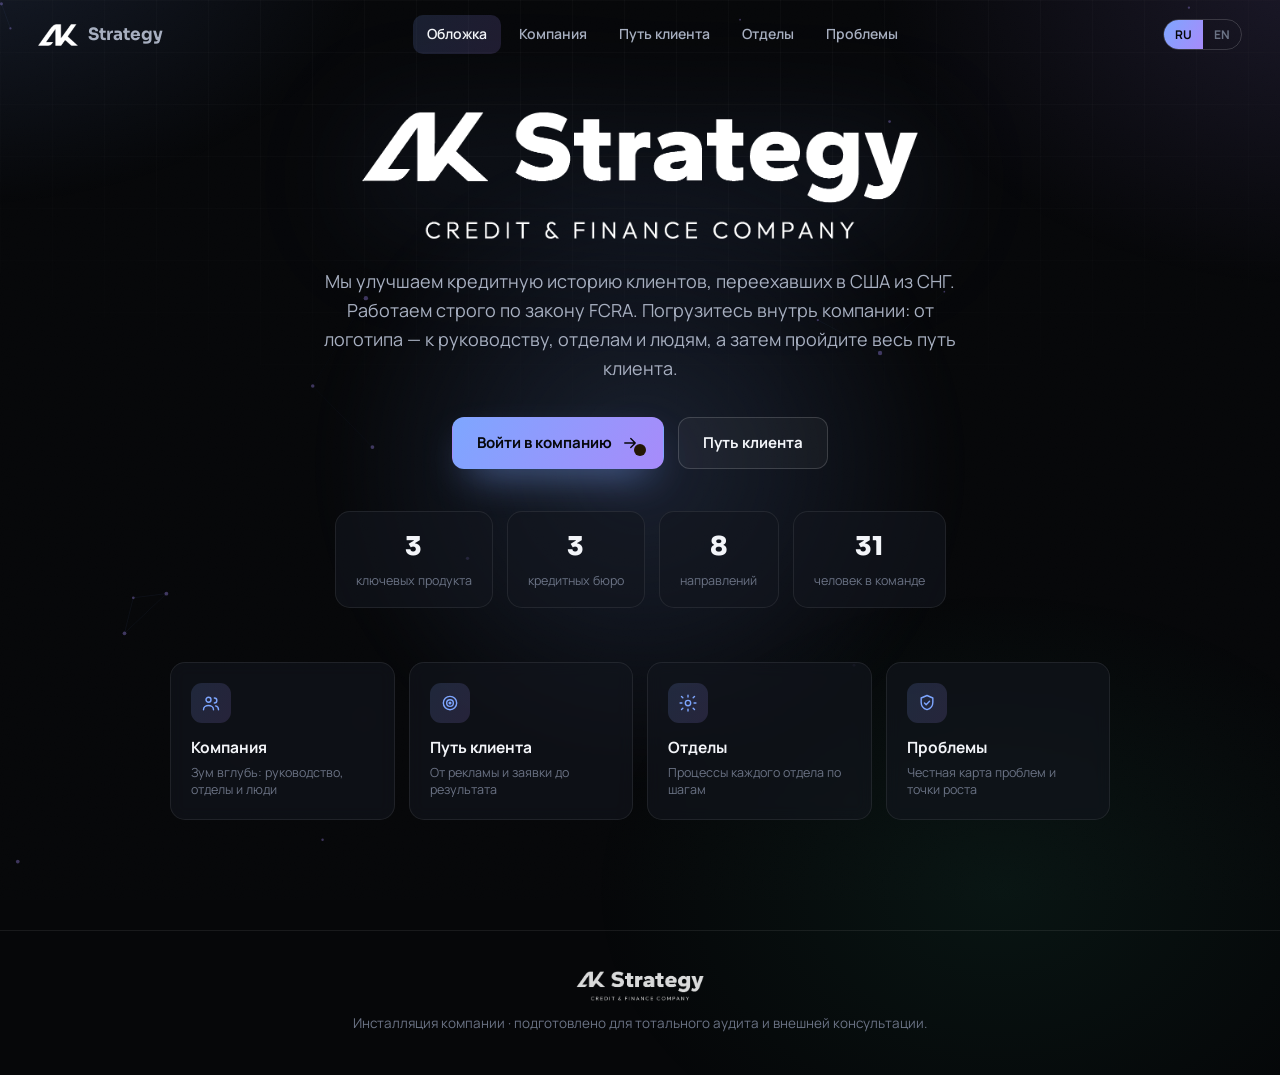
<file: index.html>
<!DOCTYPE html>
<html lang="ru">
<head>
  <meta charset="UTF-8" />
  <meta name="viewport" content="width=device-width, initial-scale=1.0" />
  <title>AK Strategy — Company Installation</title>
  <meta name="description" content="AK Strategy — погружение внутрь компании: руководство, отделы, путь клиента, проблемы и точки роста." />
  <link rel="icon" href="assets/img/logo-mark-white.png" />
  <link rel="preconnect" href="https://fonts.googleapis.com" />
  <link rel="preconnect" href="https://fonts.gstatic.com" crossorigin />
  <link href="https://fonts.googleapis.com/css2?family=Manrope:wght@400;500;600;700;800&family=Sora:wght@600;700;800&family=JetBrains+Mono:wght@400;600&display=swap" rel="stylesheet" />
  <link rel="stylesheet" href="assets/css/styles.css" />
</head>
<body>
  <main>
    <section class="cover">
      <div class="cover__glow"></div>
      <img src="assets/img/logo-primary-white.png" alt="AK Strategy" class="cover__logo" />
      <p class="cover__lead" id="covLead"></p>
      <div class="cover__actions">
        <a href="company.html" class="btn btn--primary" id="covEnter"></a>
        <a href="journey.html" class="btn btn--ghost" id="covJourney"></a>
      </div>
      <div class="cover-stats" id="covStats"></div>
      <div class="cover-nav" id="covNav"></div>
    </section>
  </main>

  <script src="assets/js/icons.js"></script>
  <script src="assets/js/data.js"></script>
  <script src="assets/js/shell.js"></script>
  <script src="assets/js/home.js"></script>
</body>
</html>
</file>
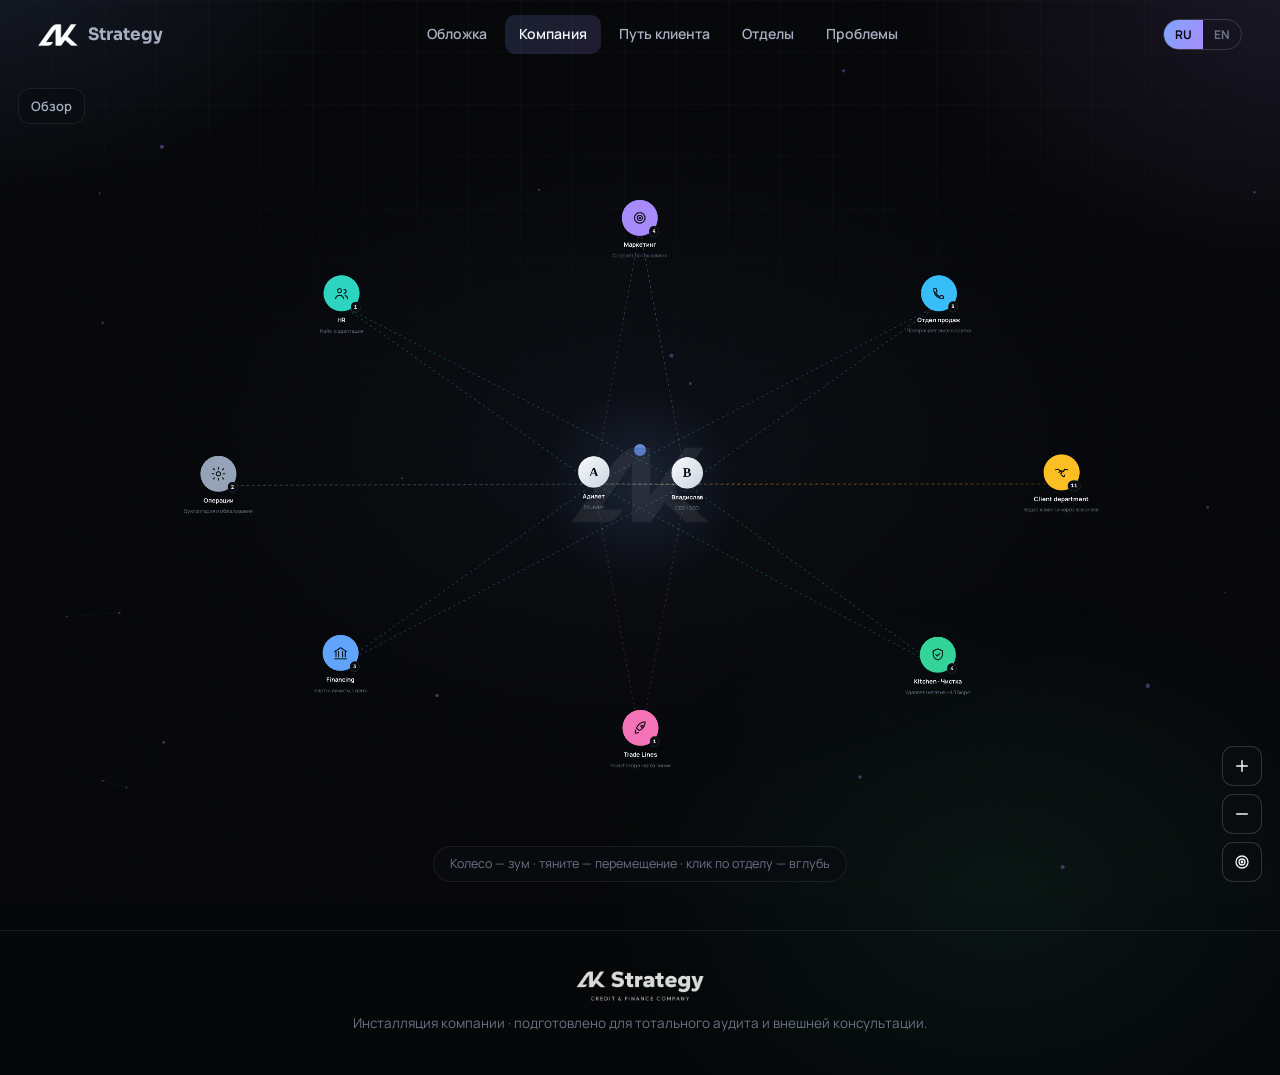
<file: company.html>
<!DOCTYPE html>
<html lang="ru">
<head>
  <meta charset="UTF-8" />
  <meta name="viewport" content="width=device-width, initial-scale=1.0" />
  <title>AK Strategy — Company Explorer</title>
  <link rel="icon" href="assets/img/logo-mark-white.png" />
  <link rel="preconnect" href="https://fonts.googleapis.com" />
  <link rel="preconnect" href="https://fonts.gstatic.com" crossorigin />
  <link href="https://fonts.googleapis.com/css2?family=Manrope:wght@400;500;600;700;800&family=Sora:wght@600;700;800&family=JetBrains+Mono:wght@400;600&display=swap" rel="stylesheet" />
  <link rel="stylesheet" href="assets/css/styles.css" />
</head>
<body>
  <section class="explorer" id="explorer">
    <div class="exp-hud">
      <div class="crumbs" id="crumbs"></div>
    </div>

    <div class="exp-viewport" id="viewport">
      <div class="exp-world" id="world">
        <svg class="exp-links" id="links"></svg>
        <img src="assets/img/logo-mark-white.png" class="exp-watermark" id="watermark" alt="" />
      </div>
    </div>

    <div class="exp-hint" id="expHint"></div>

    <div class="exp-zoom">
      <button id="zoomIn" aria-label="Zoom in"></button>
      <button id="zoomOut" aria-label="Zoom out"></button>
      <button id="zoomReset" aria-label="Reset"></button>
    </div>

    <aside class="dossier" id="dossier"></aside>
  </section>

  <div class="modal-back" id="modalBack">
    <div class="modal" id="modal"></div>
  </div>

  <script src="assets/js/icons.js"></script>
  <script src="assets/js/data.js"></script>
  <script src="assets/js/shell.js"></script>
  <script src="assets/js/company.js"></script>
</body>
</html>
</file>
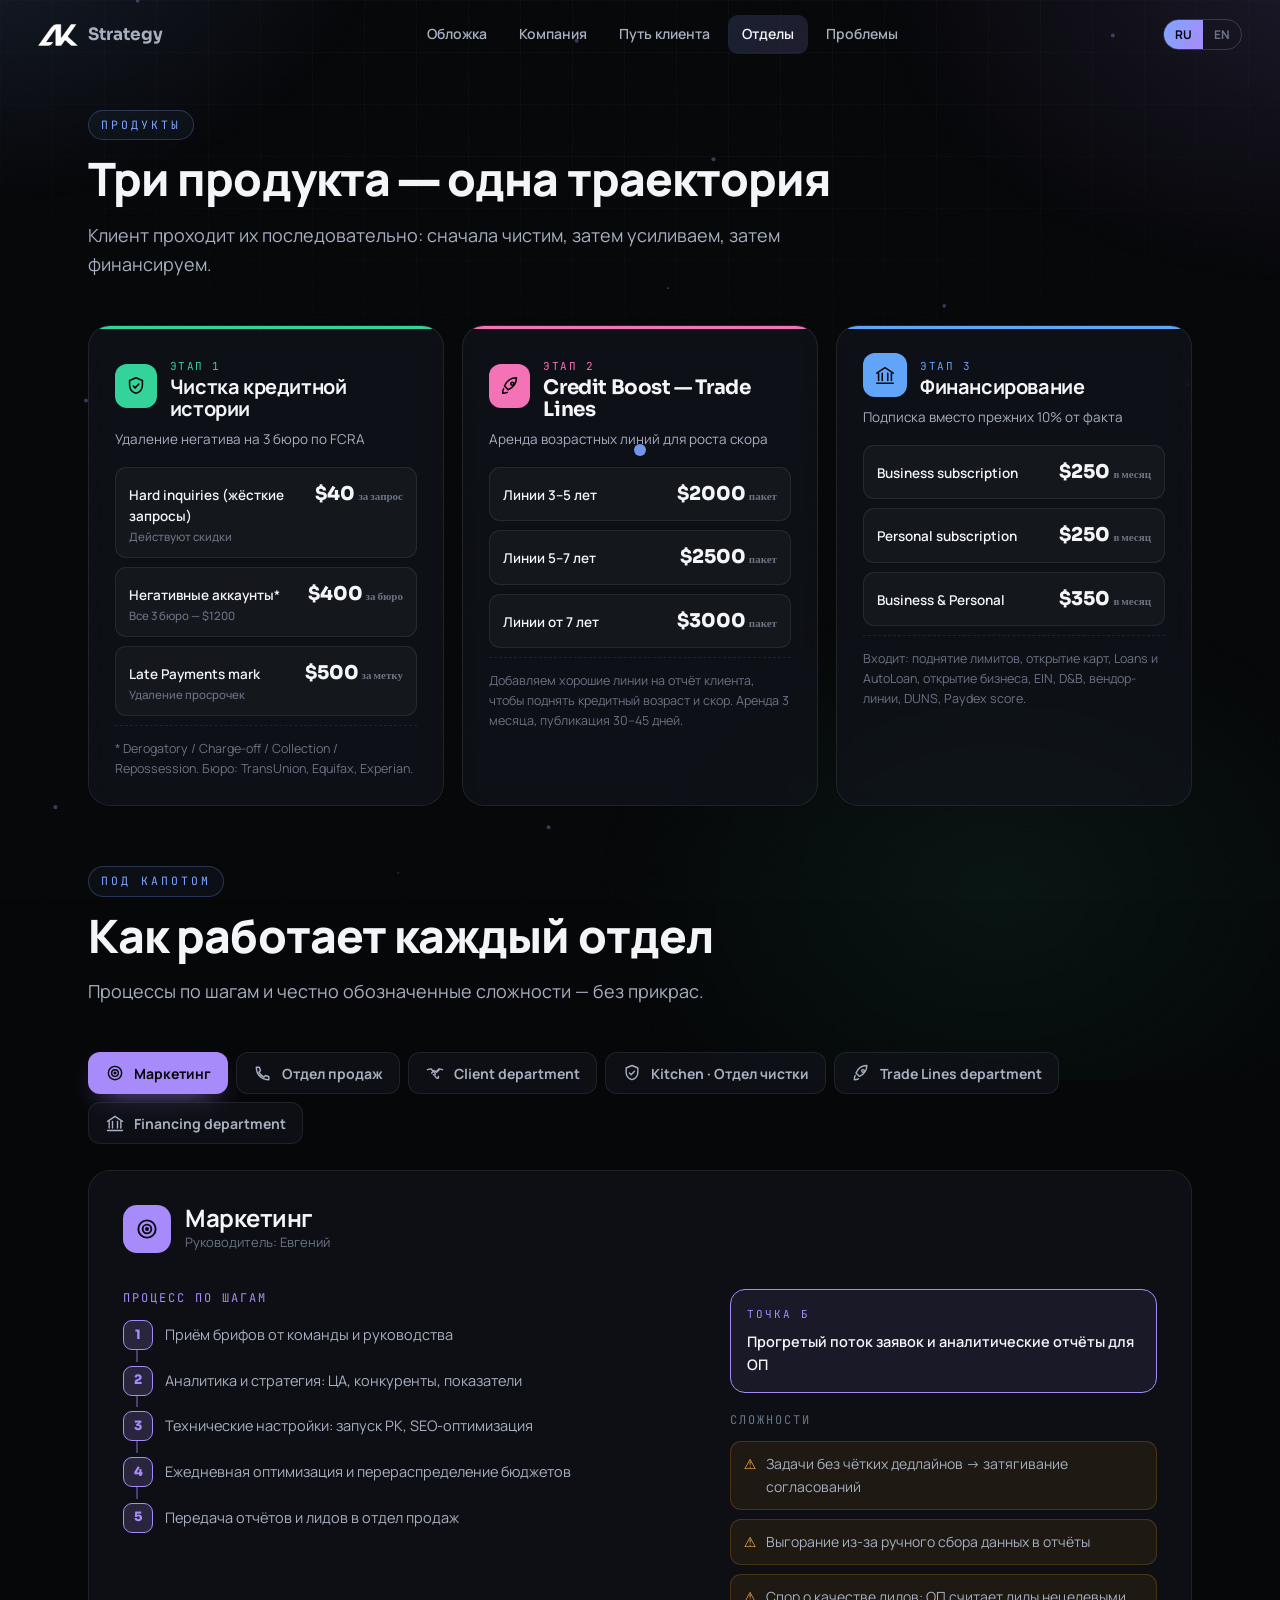
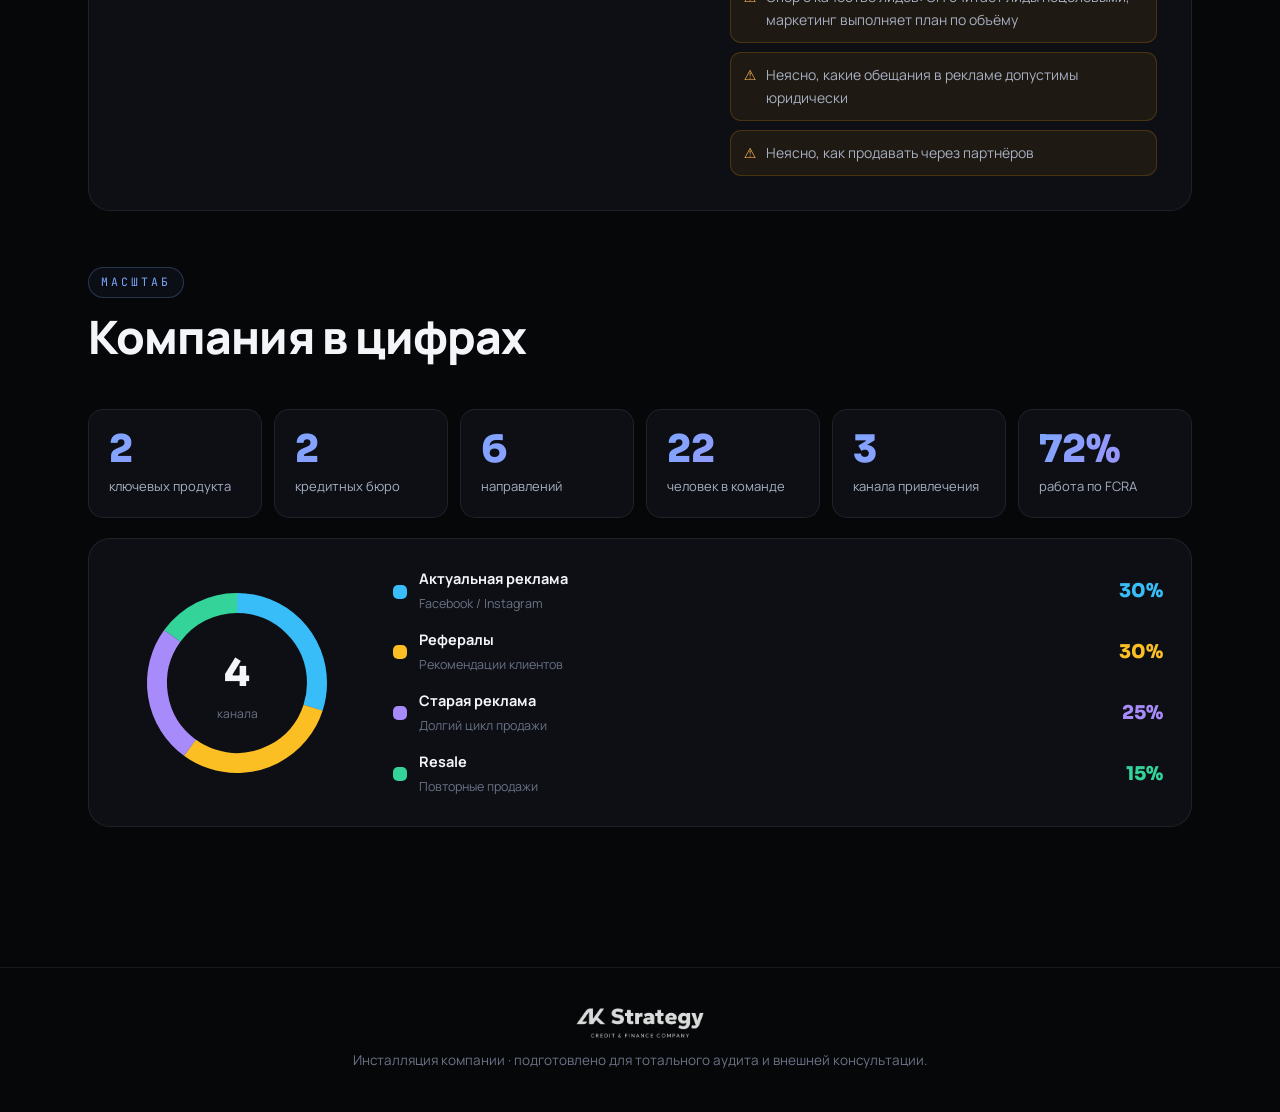
<file: departments.html>
<!DOCTYPE html>
<html lang="ru">
<head>
  <meta charset="UTF-8" />
  <meta name="viewport" content="width=device-width, initial-scale=1.0" />
  <title>AK Strategy — Departments & Products</title>
  <link rel="icon" href="assets/img/logo-mark-white.png" />
  <link rel="preconnect" href="https://fonts.googleapis.com" />
  <link rel="preconnect" href="https://fonts.gstatic.com" crossorigin />
  <link href="https://fonts.googleapis.com/css2?family=Manrope:wght@400;500;600;700;800&family=Sora:wght@600;700;800&family=JetBrains+Mono:wght@400;600&display=swap" rel="stylesheet" />
  <link rel="stylesheet" href="assets/css/styles.css" />
</head>
<body>
  <main>
    <section class="section page-top">
      <div class="section__head reveal">
        <div class="eyebrow" id="pEyebrow">Products</div>
        <h2 class="section__title" id="pTitle"></h2>
        <p class="section__sub" id="pSub"></p>
      </div>
      <div class="product-grid" id="productGrid"></div>

      <div class="section__head reveal" style="margin-top:24px">
        <div class="eyebrow" id="dEyebrow">Departments</div>
        <h2 class="section__title" id="dTitle"></h2>
        <p class="section__sub" id="dSub"></p>
      </div>
      <div class="dept-tabs reveal" id="deptTabs"></div>
      <div class="dept-body reveal" id="deptBody"></div>

      <div class="section__head reveal" style="margin-top:56px">
        <div class="eyebrow" id="nEyebrow">Scale</div>
        <h2 class="section__title" id="nTitle"></h2>
      </div>
      <div class="stat-grid reveal" id="statGrid"></div>
      <div class="sources reveal">
        <div class="sources__chart"><svg viewBox="0 0 210 210" id="donut" class="donut"></svg>
          <div class="sources__center"><b>4</b><span id="srcCenter"></span></div>
        </div>
        <div class="sources__legend" id="srcLegend"></div>
      </div>
    </section>
  </main>

  <script src="assets/js/icons.js"></script>
  <script src="assets/js/data.js"></script>
  <script src="assets/js/shell.js"></script>
  <script src="assets/js/departments.js"></script>
</body>
</html>
</file>
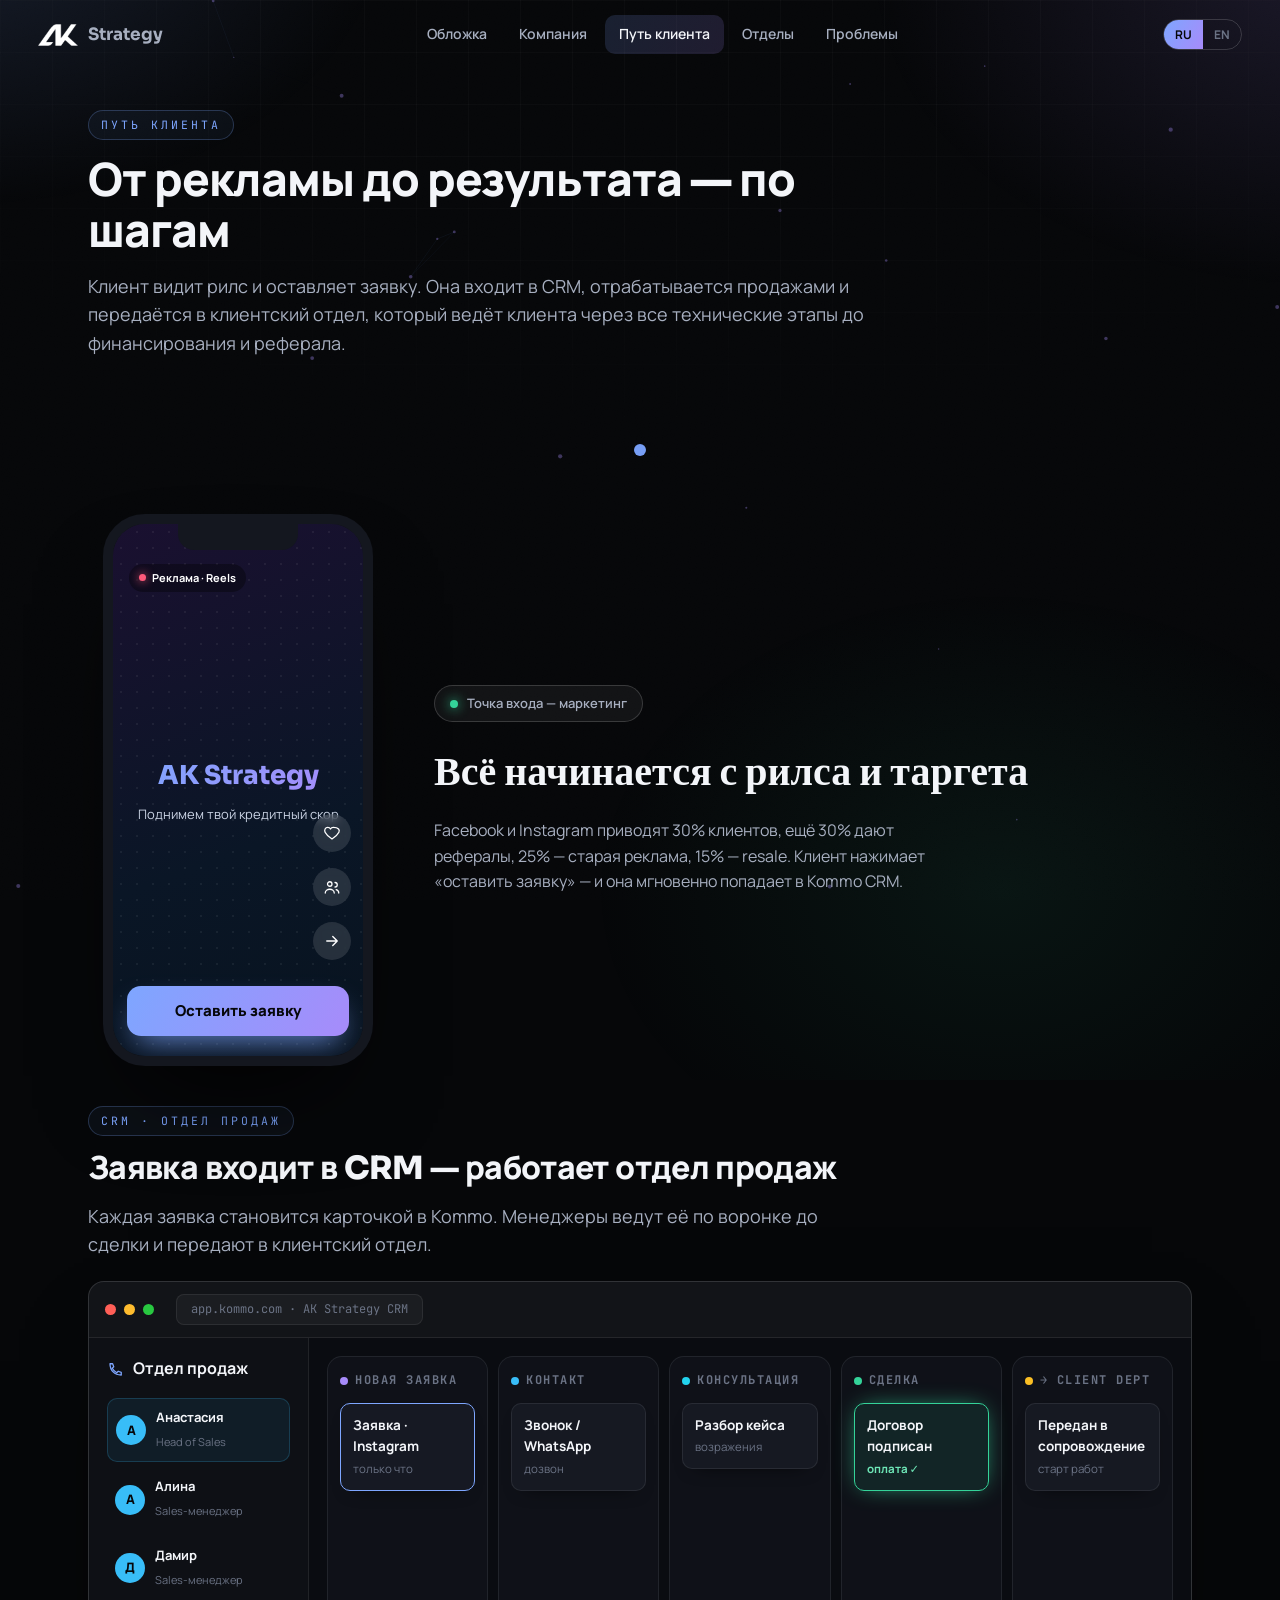
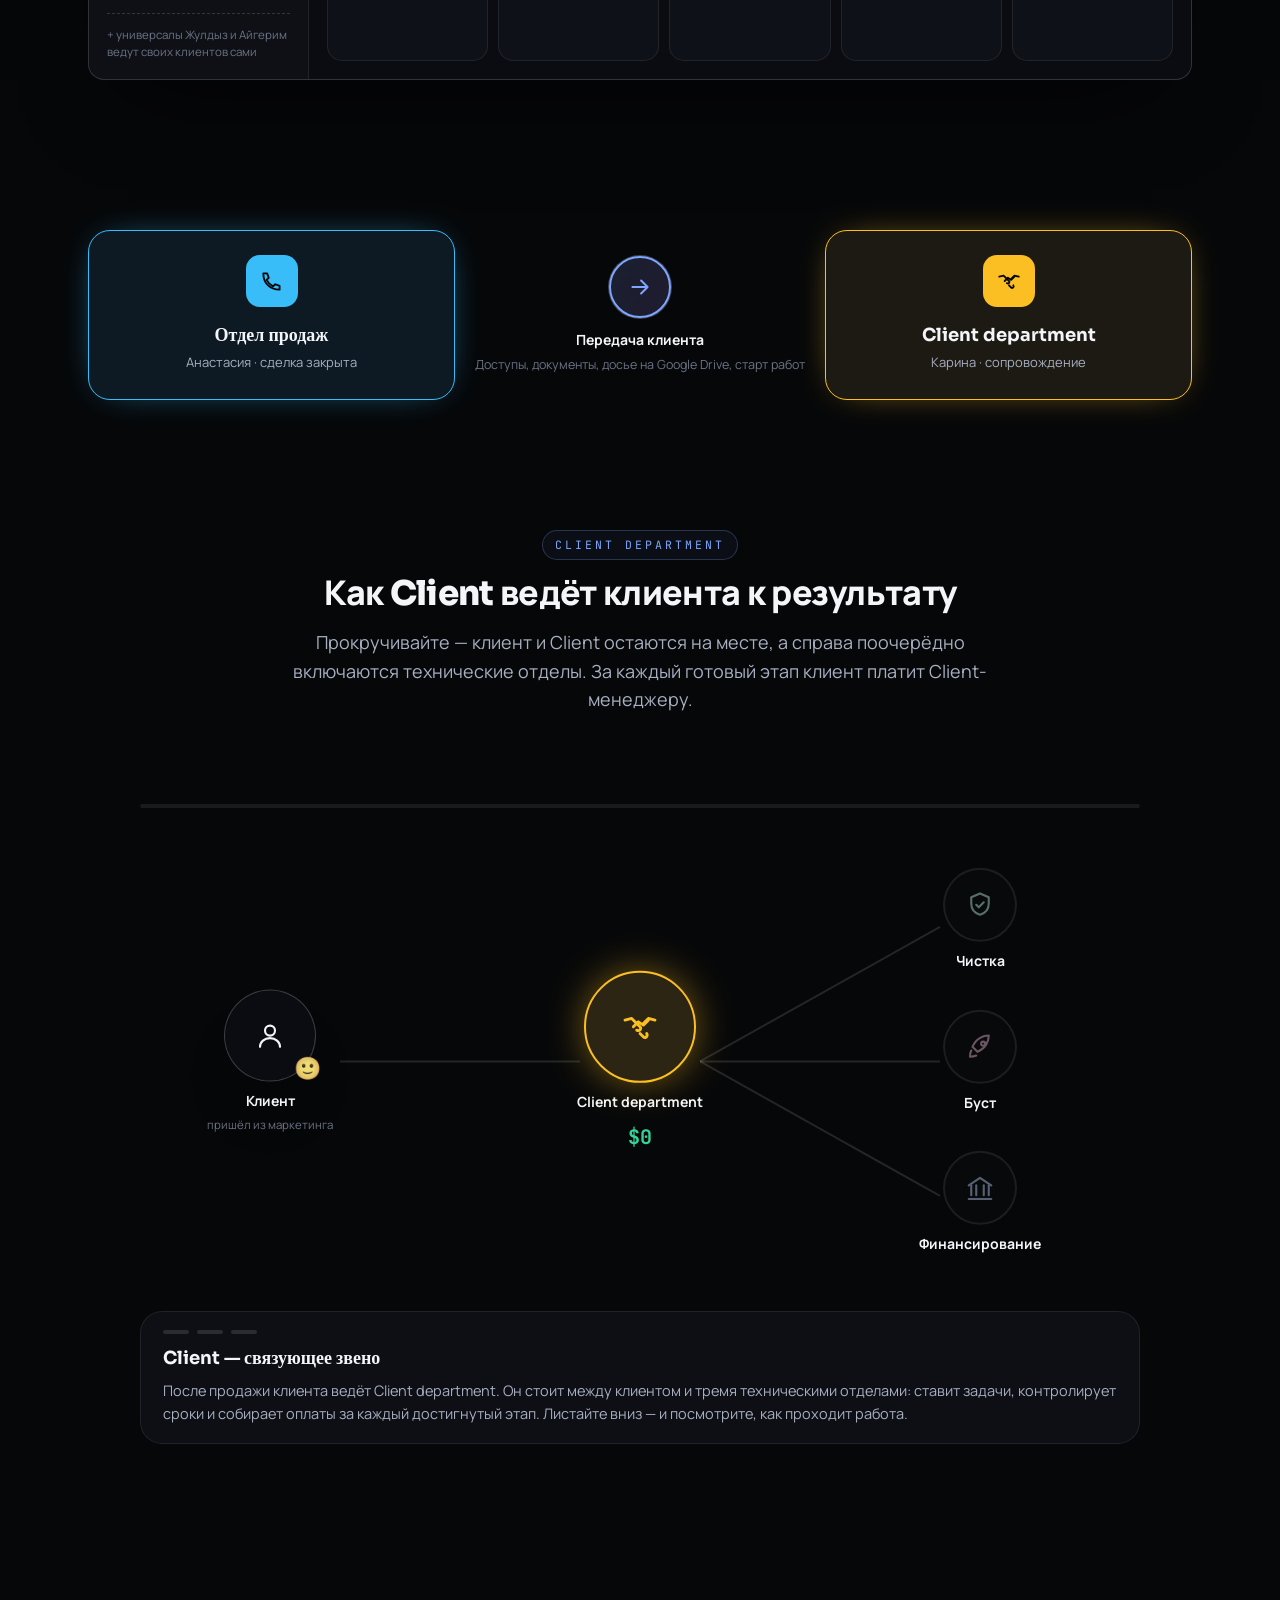
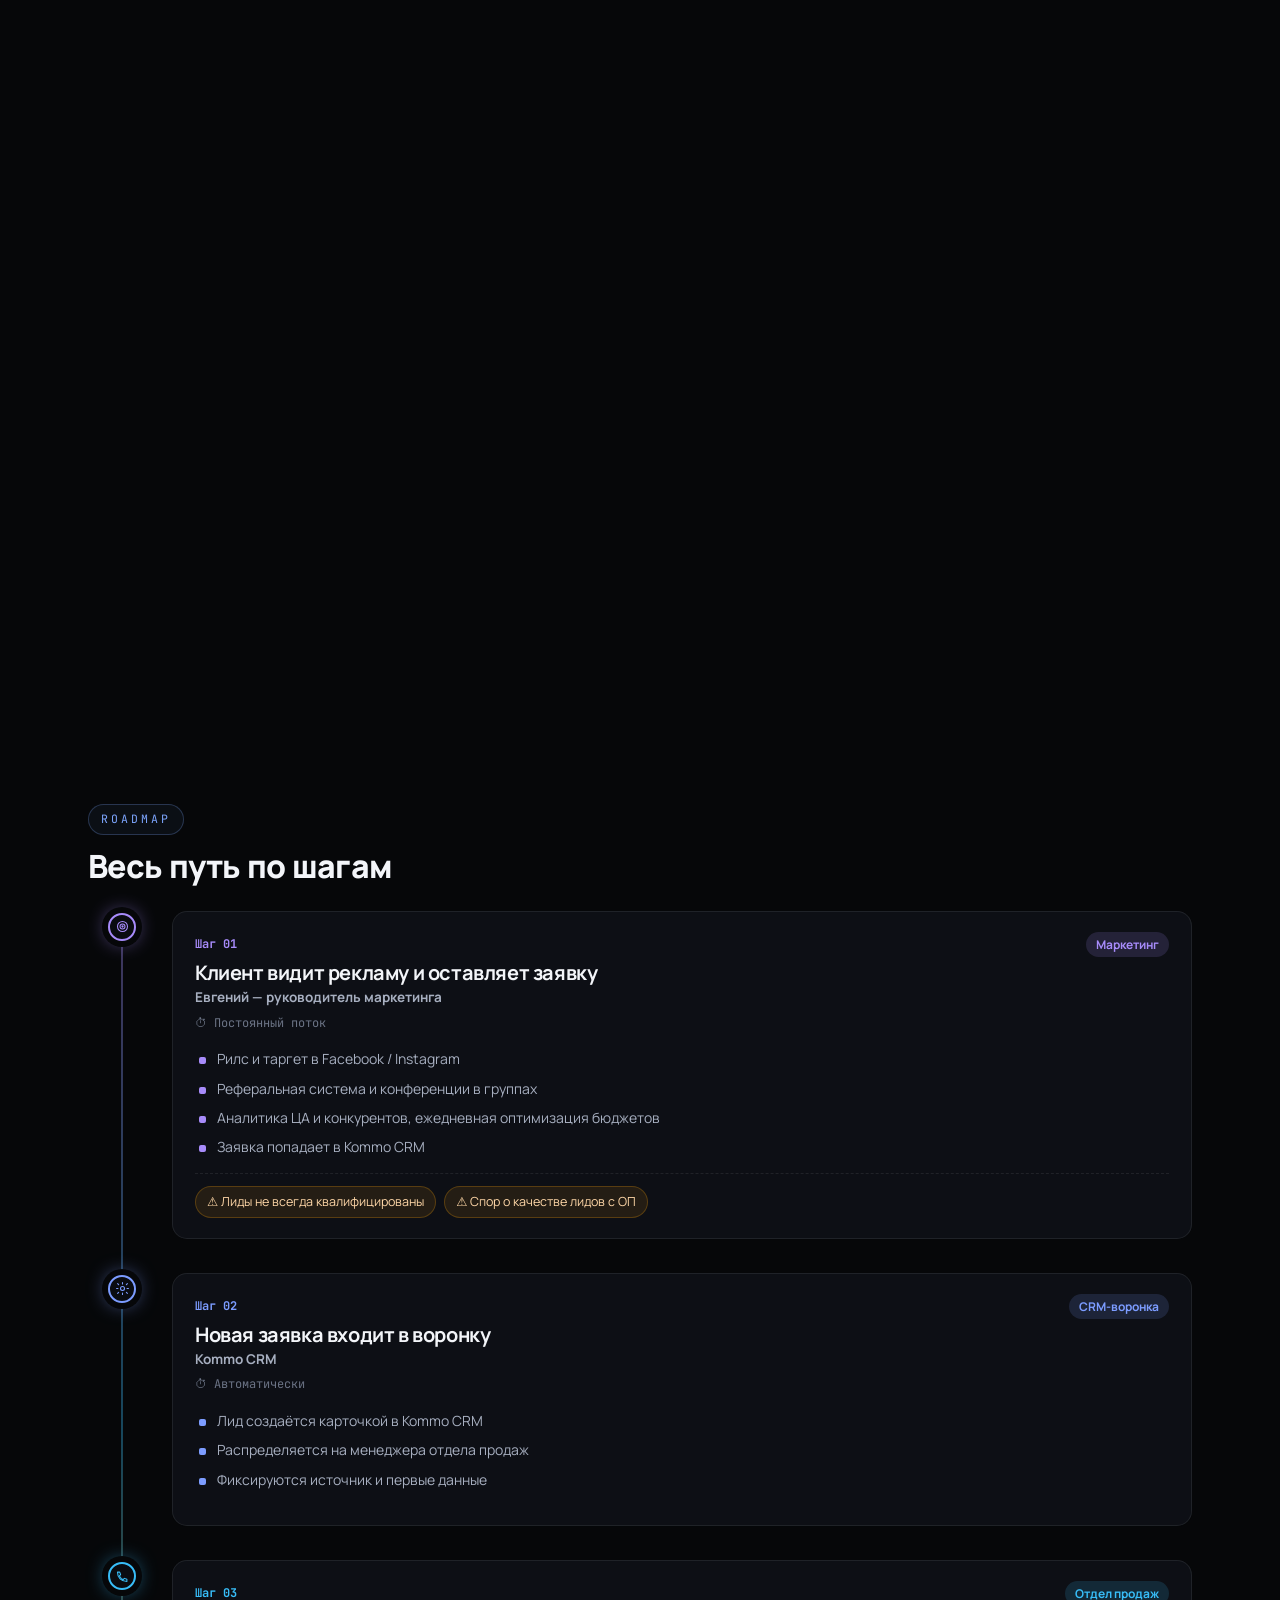
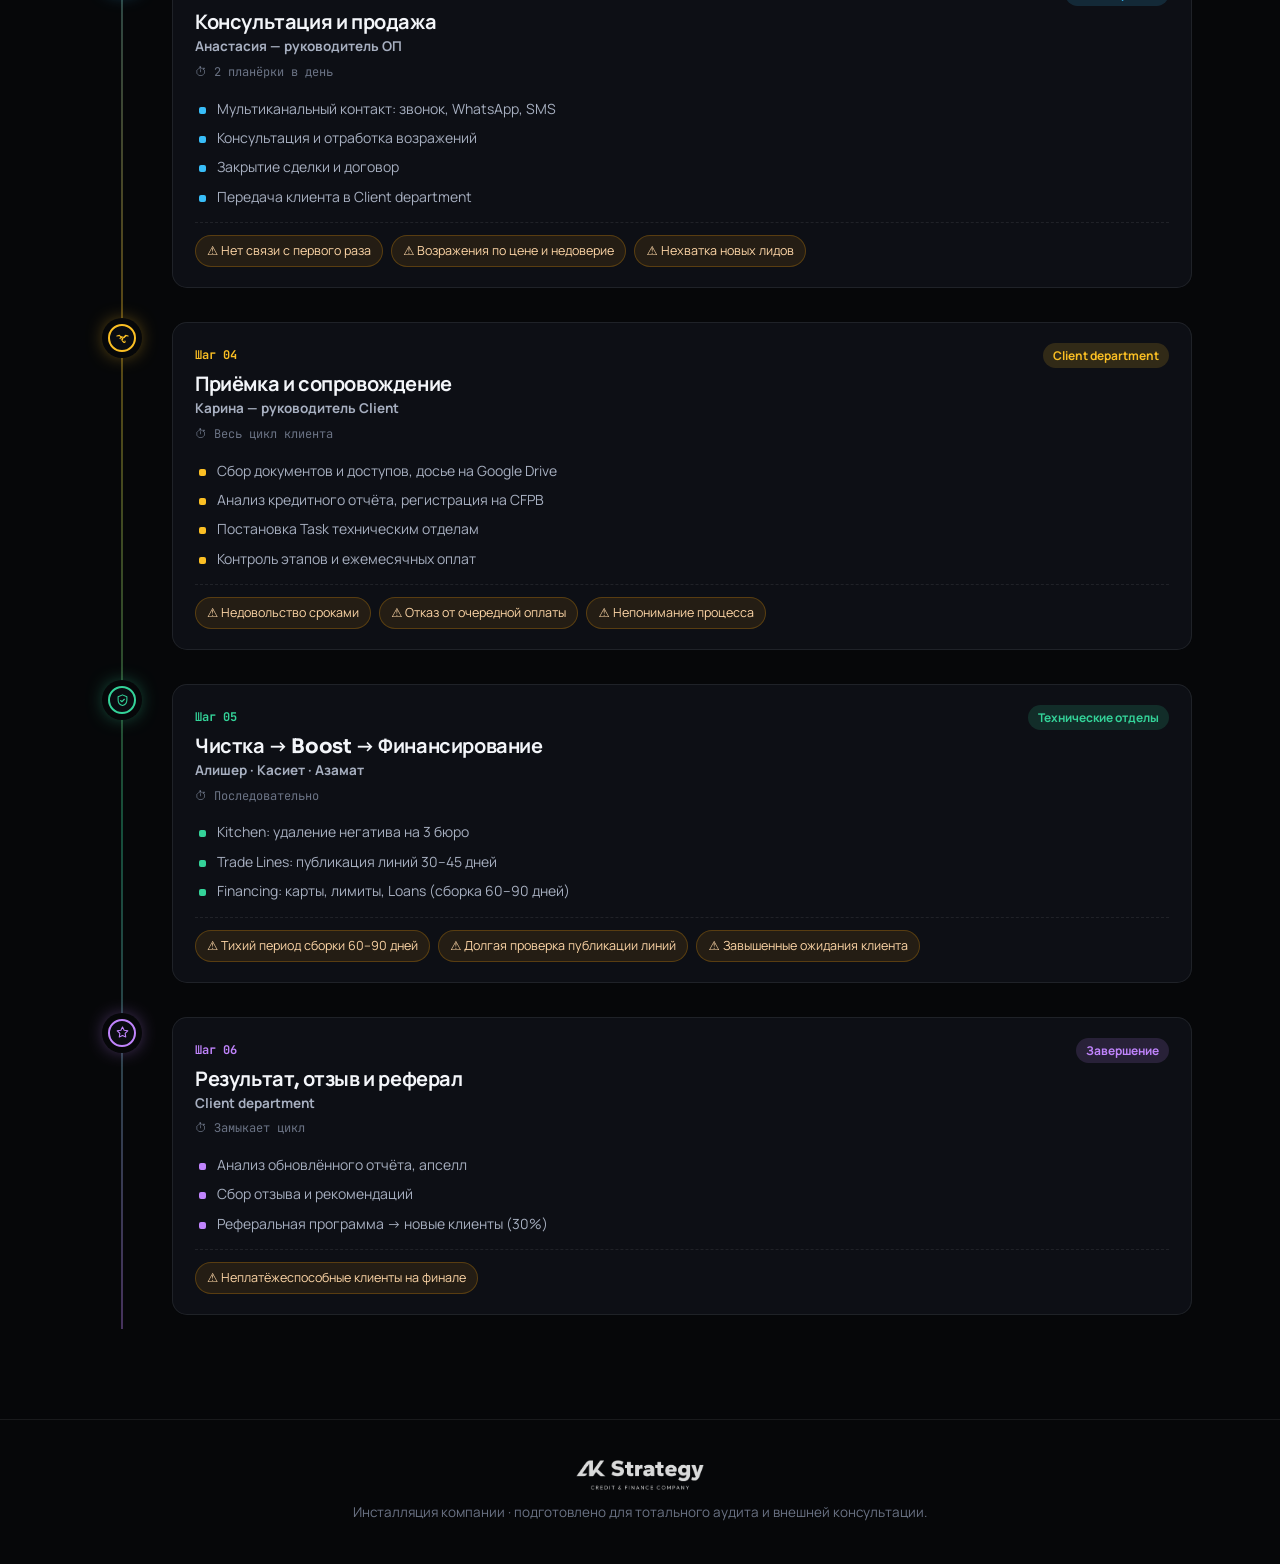
<file: journey.html>
<!DOCTYPE html>
<html lang="ru">
<head>
  <meta charset="UTF-8" />
  <meta name="viewport" content="width=device-width, initial-scale=1.0" />
  <title>AK Strategy — Client Journey</title>
  <link rel="icon" href="assets/img/logo-mark-white.png" />
  <link rel="preconnect" href="https://fonts.googleapis.com" />
  <link rel="preconnect" href="https://fonts.gstatic.com" crossorigin />
  <link href="https://fonts.googleapis.com/css2?family=Manrope:wght@400;500;600;700;800&family=Sora:wght@600;700;800&family=JetBrains+Mono:wght@400;600&display=swap" rel="stylesheet" />
  <link rel="stylesheet" href="assets/css/styles.css" />
</head>
<body>
  <main>
    <section class="section page-top">
      <div class="section__head reveal">
        <div class="eyebrow" id="jEyebrow">Roadmap</div>
        <h2 class="section__title" id="jTitle"></h2>
        <p class="section__sub" id="jSub"></p>
      </div>
    </section>

    <!-- 1. Маркетинг: телефон/рилс -->
    <div class="jhero reveal">
      <div class="phone" id="phone"></div>
      <div class="jhero__copy" id="jheroCopy"></div>
    </div>

    <!-- 2. Заявка входит в десктопную CRM, отдел продаж -->
    <section class="crm">
      <div class="section__head reveal" style="margin-bottom:22px">
        <div class="eyebrow" id="crmEyebrow"></div>
        <h3 class="section__title" style="font-size:clamp(22px,3vw,32px)" id="crmTitle"></h3>
        <p class="section__sub" id="crmSub"></p>
      </div>
      <div class="desktop reveal" id="desktop"></div>
    </section>

    <!-- 3. Передача Sales → Client -->
    <section class="section handoff-sec">
      <div class="handoff reveal" id="handoff"></div>
    </section>

    <!-- 4. Client — связующее звено (скролл-сцена) -->
    <section class="hub">
      <div class="hub-intro reveal">
        <div class="eyebrow" id="hubEyebrow"></div>
        <h3 class="section__title" style="font-size:clamp(22px,3.2vw,34px)" id="hubTitle"></h3>
        <p class="section__sub" id="hubSub"></p>
      </div>
      <div class="hub-scroll" id="hubScroll">
        <div class="hub-sticky">
          <div class="hub-stage" id="hubStage"></div>
        </div>
      </div>
    </section>

    <!-- 5. Итог по шагам -->
    <div class="jstage">
      <div class="section__head reveal" style="margin-bottom:26px">
        <div class="eyebrow" id="flowEyebrow"></div>
        <h3 class="section__title" style="font-size:clamp(22px,3vw,32px)" id="flowTitle"></h3>
      </div>
      <div class="j-flow" id="jFlow"></div>
    </div>
  </main>

  <script src="assets/js/icons.js"></script>
  <script src="assets/js/data.js"></script>
  <script src="assets/js/shell.js"></script>
  <script src="assets/js/journey.js"></script>
</body>
</html>
</file>
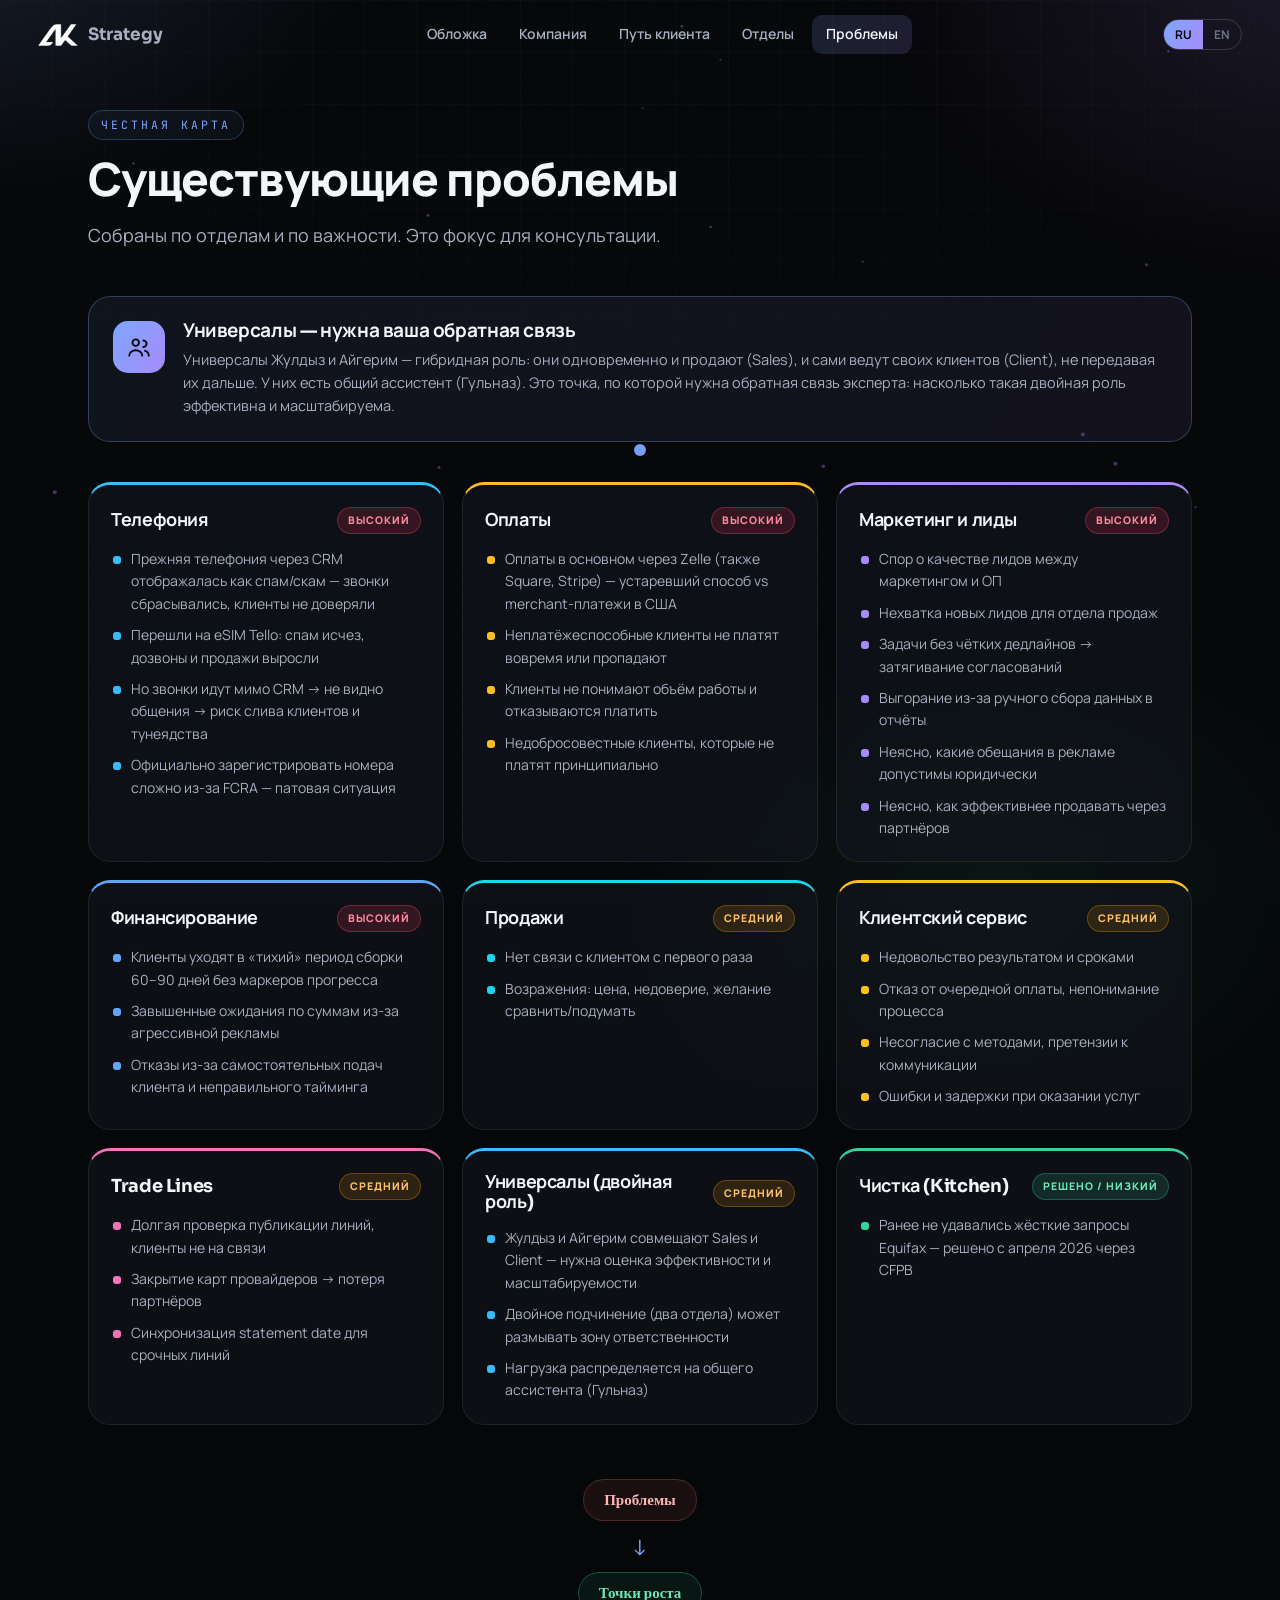
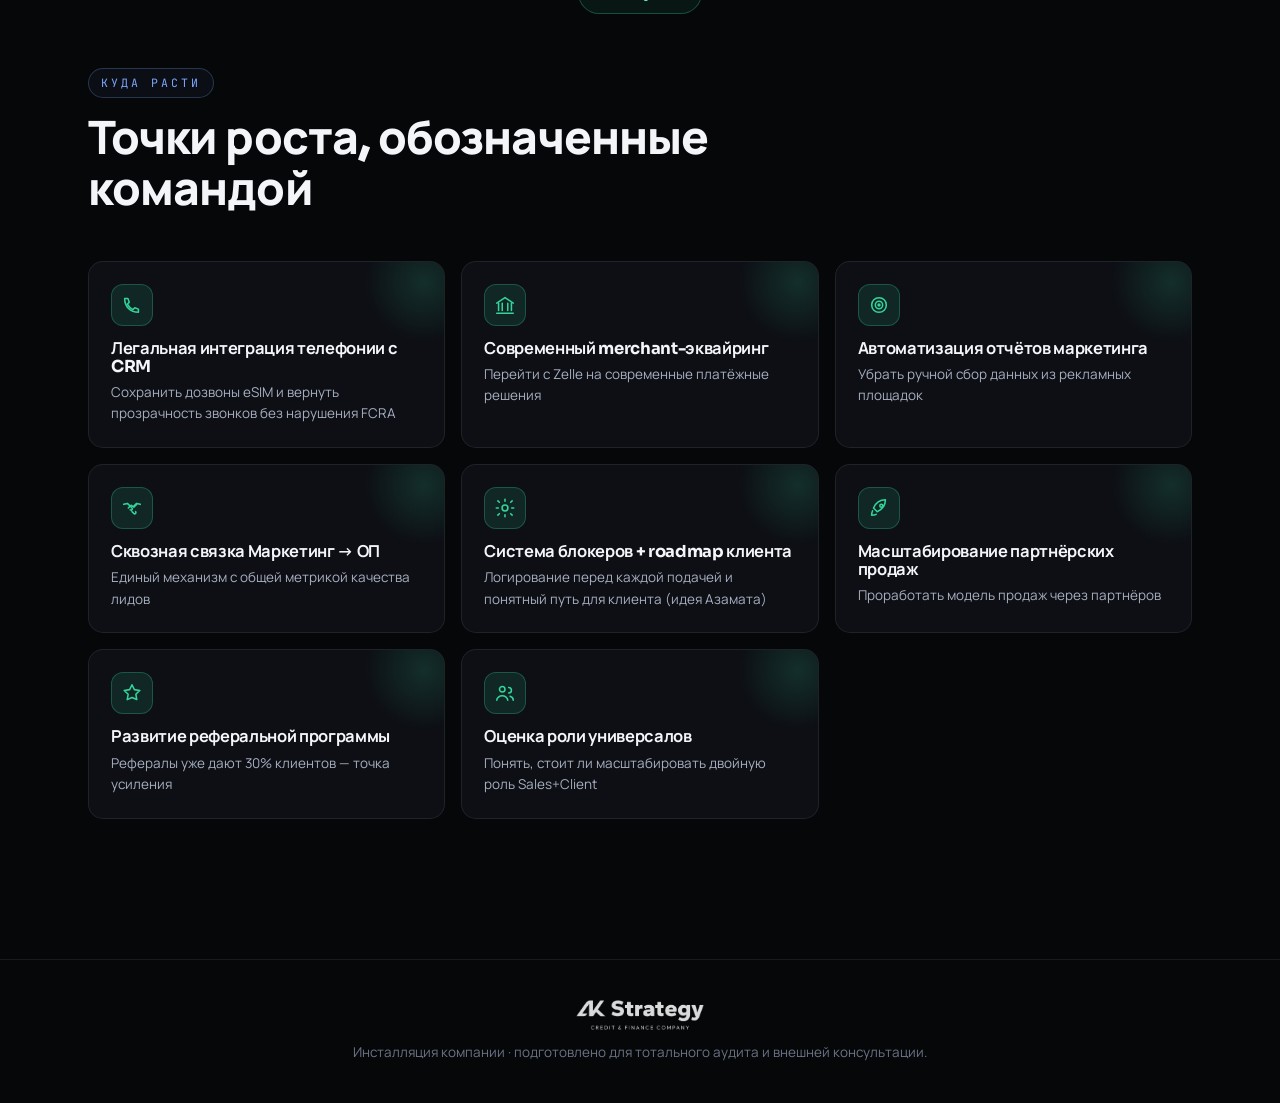
<file: problems.html>
<!DOCTYPE html>
<html lang="ru">
<head>
  <meta charset="UTF-8" />
  <meta name="viewport" content="width=device-width, initial-scale=1.0" />
  <title>AK Strategy — Problems & Growth</title>
  <link rel="icon" href="assets/img/logo-mark-white.png" />
  <link rel="preconnect" href="https://fonts.googleapis.com" />
  <link rel="preconnect" href="https://fonts.gstatic.com" crossorigin />
  <link href="https://fonts.googleapis.com/css2?family=Manrope:wght@400;500;600;700;800&family=Sora:wght@600;700;800&family=JetBrains+Mono:wght@400;600&display=swap" rel="stylesheet" />
  <link rel="stylesheet" href="assets/css/styles.css" />
</head>
<body>
  <main>
    <section class="section page-top">
      <div class="section__head reveal">
        <div class="eyebrow" id="prEyebrow">Honest map</div>
        <h2 class="section__title" id="prTitle"></h2>
        <p class="section__sub" id="prSub"></p>
      </div>

      <div class="callout reveal">
        <div class="callout__ico" id="calloutIco"></div>
        <div><h3 id="calloutTitle"></h3><p id="calloutText"></p></div>
      </div>

      <div class="prob-grid" id="probGrid"></div>

      <div class="pg-bridge reveal">
        <span class="pg-bridge__from" id="bridgeFrom"></span>
        <span class="pg-bridge__arrow">↓</span>
        <span class="pg-bridge__to" id="bridgeTo"></span>
      </div>

      <div class="section__head reveal">
        <div class="eyebrow" id="grEyebrow">Growth</div>
        <h2 class="section__title" id="grTitle"></h2>
      </div>
      <div class="growth-grid" id="growthGrid"></div>
    </section>
  </main>

  <script src="assets/js/icons.js"></script>
  <script src="assets/js/data.js"></script>
  <script src="assets/js/shell.js"></script>
  <script src="assets/js/problems.js"></script>
</body>
</html>
</file>
<file: assets/css/styles.css>
/* =========================================================================
   AK STRATEGY — дизайн-система (многостраничная).
   Спокойный премиум-минимализм · тёмная тема · один фирменный акцент.
   ========================================================================= */

:root {
  --bg: #060709;
  --bg-2: #0a0c11;
  --panel: rgba(19, 22, 30, 0.6);
  --panel-2: rgba(24, 28, 38, 0.8);
  --stroke: rgba(255, 255, 255, 0.08);
  --stroke-2: rgba(255, 255, 255, 0.16);
  --text: #f3f5f9;
  --text-2: #a7afc0;
  --text-3: #67708399;
  --text-3s: #6b7385;

  --accent: #7ea6ff;
  --accent-2: #a78bfa;
  --grad: linear-gradient(120deg, #7ea6ff 0%, #a78bfa 100%);
  --grad-soft: linear-gradient(120deg, rgba(126, 166, 255, 0.16), rgba(167, 139, 250, 0.16));

  --r-lg: 22px;
  --r-md: 15px;
  --r-sm: 10px;
  --shadow: 0 40px 90px -40px rgba(0, 0, 0, 0.85);
  --ease: cubic-bezier(0.22, 1, 0.36, 1);
  --maxw: 1180px;
  --nav-h: 70px;
}

* { box-sizing: border-box; margin: 0; padding: 0; }
html { scroll-behavior: smooth; scroll-padding-top: var(--nav-h); }
body {
  font-family: "Manrope", system-ui, -apple-system, "Segoe UI", Roboto, sans-serif;
  background: var(--bg); color: var(--text); line-height: 1.6; overflow-x: hidden;
  -webkit-font-smoothing: antialiased;
}
h1, h2, h3, .display { font-family: "Sora", "Manrope", sans-serif; letter-spacing: -0.02em; line-height: 1.1; }
a { color: inherit; text-decoration: none; }
img { display: block; max-width: 100%; }
::selection { background: rgba(167, 139, 250, 0.35); }
button { font-family: inherit; }

/* --------------------------- ФОН --------------------------- */
.bg-grid {
  position: fixed; inset: 0; z-index: -3; pointer-events: none;
  background-image:
    linear-gradient(rgba(255, 255, 255, 0.022) 1px, transparent 1px),
    linear-gradient(90deg, rgba(255, 255, 255, 0.022) 1px, transparent 1px);
  background-size: 52px 52px;
  mask-image: radial-gradient(ellipse 90% 60% at 50% 0%, #000 30%, transparent 90%);
}
.bg-aurora {
  position: fixed; inset: -20%; z-index: -2; pointer-events: none;
  background:
    radial-gradient(40% 38% at 12% 8%, rgba(126, 166, 255, 0.14), transparent 60%),
    radial-gradient(42% 42% at 88% 12%, rgba(167, 139, 250, 0.13), transparent 60%),
    radial-gradient(38% 40% at 70% 85%, rgba(52, 211, 153, 0.07), transparent 60%);
  animation: auroraDrift 26s var(--ease) infinite alternate;
}
@keyframes auroraDrift { 0% { transform: translate(0, 0) scale(1); } 50% { transform: translate(3%, 2%) scale(1.08); } 100% { transform: translate(-2%, -3%) scale(1.04); } }
.bg-particles { position: fixed; inset: 0; z-index: -2; pointer-events: none; }
.bg-noise {
  position: fixed; inset: 0; z-index: -1; pointer-events: none; opacity: 0.5;
  background-image: url("data:image/svg+xml,%3Csvg xmlns='http://www.w3.org/2000/svg' width='120' height='120'%3E%3Cfilter id='n'%3E%3CfeTurbulence type='fractalNoise' baseFrequency='0.85' numOctaves='2'/%3E%3C/filter%3E%3Crect width='100%25' height='100%25' filter='url(%23n)' opacity='0.03'/%3E%3C/svg%3E");
}

/* --------------------------- НАВИГАЦИЯ --------------------------- */
.nav {
  position: fixed; top: 0; left: 0; right: 0; height: var(--nav-h); z-index: 90;
  display: flex; align-items: center; justify-content: space-between;
  padding: 0 clamp(16px, 4vw, 38px);
  transition: background 0.4s var(--ease), border-color 0.4s, backdrop-filter 0.4s;
  border-bottom: 1px solid transparent;
}
.nav.scrolled { background: rgba(6, 7, 9, 0.72); backdrop-filter: blur(16px) saturate(140%); border-bottom: 1px solid var(--stroke); }
.nav__logo { display: flex; align-items: center; gap: 10px; }
.nav__mark-img { height: 22px; width: auto; }
.nav__name { font-family: "Sora"; font-weight: 700; font-size: 17px; color: var(--text-2); }
.nav__links { display: flex; gap: 4px; }
.nav__links a { padding: 8px 14px; border-radius: 10px; font-size: 14px; font-weight: 600; color: var(--text-2); transition: 0.22s var(--ease); }
.nav__links a:hover { color: var(--text); background: rgba(255, 255, 255, 0.05); }
.nav__links a.active { color: var(--text); background: var(--grad-soft); }
.nav__right { display: flex; align-items: center; gap: 12px; }
.lang { display: inline-flex; border: 1px solid var(--stroke-2); border-radius: 20px; overflow: hidden; }
.lang button { background: none; border: 0; color: var(--text-3s); font-weight: 700; font-size: 12px; padding: 6px 11px; cursor: pointer; transition: 0.2s; }
.lang button.on { background: var(--grad); color: #06070a; }
.nav__burger { display: none; flex-direction: column; gap: 5px; background: none; border: 0; cursor: pointer; padding: 6px; }
.nav__burger span { width: 22px; height: 2px; background: var(--text); border-radius: 2px; }

/* --------------------------- КНОПКИ --------------------------- */
.btn { display: inline-flex; align-items: center; gap: 9px; cursor: pointer; padding: 13px 24px; border-radius: 12px; font-weight: 700; font-size: 15px; border: 1px solid transparent; transition: 0.26s var(--ease); }
.btn svg { width: 18px; height: 18px; }
.btn--primary { background: var(--grad); color: #06070a; box-shadow: 0 16px 40px -16px rgba(126, 166, 255, 0.8); }
.btn--primary:hover { transform: translateY(-2px); box-shadow: 0 22px 50px -16px rgba(126, 166, 255, 0.9); }
.btn--ghost { background: rgba(255, 255, 255, 0.04); border-color: var(--stroke-2); color: var(--text); }
.btn--ghost:hover { background: rgba(255, 255, 255, 0.09); transform: translateY(-2px); }

/* --------------------------- ОБЩЕЕ --------------------------- */
.section { max-width: var(--maxw); margin: 0 auto; padding: clamp(64px, 9vw, 110px) clamp(16px, 4vw, 38px); }
.page-top { padding-top: calc(var(--nav-h) + 40px); }
.section__head { max-width: 780px; margin-bottom: 46px; }
.eyebrow { display: inline-block; font-family: "JetBrains Mono", monospace; font-size: 11.5px; letter-spacing: 3px; text-transform: uppercase; color: var(--accent); margin-bottom: 15px; padding: 5px 12px; border: 1px solid rgba(126, 166, 255, 0.25); border-radius: 20px; background: rgba(126, 166, 255, 0.05); }
.section__title { font-size: clamp(28px, 4.4vw, 46px); font-weight: 800; margin-bottom: 15px; }
.section__sub { color: var(--text-2); font-size: clamp(15px, 1.6vw, 18px); }
.grad-text { background: var(--grad); -webkit-background-clip: text; background-clip: text; color: transparent; }
.pill { display: inline-flex; align-items: center; gap: 9px; padding: 7px 15px; border-radius: 30px; background: rgba(255, 255, 255, 0.05); border: 1px solid var(--stroke-2); font-size: 13px; font-weight: 600; color: var(--text-2); }
.pill__dot { width: 8px; height: 8px; border-radius: 50%; background: #34d399; box-shadow: 0 0 12px #34d399; animation: pulse 2s infinite; }
@keyframes pulse { 0%, 100% { opacity: 1; } 50% { opacity: 0.4; } }

/* ============================ COVER (index) ============================ */
.cover { min-height: 100vh; display: flex; flex-direction: column; align-items: center; justify-content: center; text-align: center; padding: var(--nav-h) 20px 40px; position: relative; }
.cover__glow { position: absolute; width: min(70vw, 720px); height: min(70vw, 720px); border-radius: 50%; background: radial-gradient(circle, rgba(126, 166, 255, 0.16), transparent 62%); filter: blur(20px); animation: floaty 8s ease-in-out infinite; }
.cover__logo { width: min(72vw, 560px); margin-bottom: 26px; position: relative; filter: drop-shadow(0 20px 60px rgba(126, 166, 255, 0.25)); animation: coverIn 1.2s var(--ease) both; }
.cover__tag { font-family: "JetBrains Mono"; letter-spacing: 5px; text-transform: uppercase; font-size: clamp(10px, 1.4vw, 13px); color: var(--text-3s); margin-bottom: 30px; animation: coverIn 1.2s 0.15s var(--ease) both; }
.cover__lead { max-width: 640px; color: var(--text-2); font-size: clamp(15px, 1.7vw, 18px); margin-bottom: 34px; animation: coverIn 1.2s 0.3s var(--ease) both; position: relative; }
.cover__actions { display: flex; gap: 14px; flex-wrap: wrap; justify-content: center; animation: coverIn 1.2s 0.45s var(--ease) both; position: relative; }
.cover__scroll { position: absolute; bottom: 26px; left: 50%; transform: translateX(-50%); font-size: 12px; color: var(--text-3s); font-family: "JetBrains Mono"; letter-spacing: 2px; display: flex; flex-direction: column; align-items: center; gap: 8px; }
.cover__scroll .m { width: 22px; height: 36px; border: 2px solid var(--stroke-2); border-radius: 20px; display: grid; place-items: start center; padding-top: 7px; }
.cover__scroll .m span { width: 4px; height: 7px; border-radius: 4px; background: var(--accent); animation: scrolldot 1.6s infinite; }
@keyframes scrolldot { 0% { transform: translateY(0); opacity: 1; } 70% { transform: translateY(12px); opacity: 0; } 100% { opacity: 0; } }
@keyframes coverIn { from { opacity: 0; transform: translateY(22px); } to { opacity: 1; transform: none; } }
@keyframes floaty { 0%, 100% { transform: translateY(0); } 50% { transform: translateY(-16px); } }

/* мини-статы под обложкой */
.cover-stats { display: flex; flex-wrap: wrap; gap: 14px; justify-content: center; margin-top: 42px; animation: coverIn 1.2s 0.6s var(--ease) both; position: relative; }
.cover-stat { padding: 14px 20px; border-radius: var(--r-md); border: 1px solid var(--stroke); background: var(--panel); backdrop-filter: blur(8px); min-width: 120px; }
.cover-stat b { display: block; font-family: "Sora"; font-size: 26px; font-weight: 800; }
.cover-stat span { font-size: 12.5px; color: var(--text-3s); }

/* map nav cards on cover */
.cover-nav { display: grid; grid-template-columns: repeat(4, 1fr); gap: 14px; max-width: 940px; margin: 54px auto 0; position: relative; }
.cover-nav a { text-align: left; padding: 20px; border-radius: var(--r-md); border: 1px solid var(--stroke); background: var(--panel); backdrop-filter: blur(8px); transition: 0.3s var(--ease); }
.cover-nav a:hover { transform: translateY(-5px); border-color: var(--stroke-2); }
.cover-nav .ci { width: 40px; height: 40px; border-radius: 11px; display: grid; place-items: center; background: var(--grad-soft); color: var(--accent); margin-bottom: 12px; }
.cover-nav .ci svg { width: 20px; height: 20px; }
.cover-nav h4 { font-size: 15.5px; margin-bottom: 4px; }
.cover-nav p { font-size: 12.5px; color: var(--text-3s); line-height: 1.4; }

/* ============================ EXPLORER (company) ============================ */
.explorer { position: relative; height: calc(100vh - var(--nav-h)); margin-top: var(--nav-h); overflow: hidden; background: radial-gradient(60% 60% at 50% 45%, rgba(126, 166, 255, 0.05), transparent 70%); }
.exp-viewport { position: absolute; inset: 0; cursor: grab; touch-action: none; -ms-touch-action: none; -webkit-user-select: none; user-select: none; }
.exp-viewport:active { cursor: grabbing; }
.exp-world { position: absolute; top: 0; left: 0; transform-origin: 0 0; will-change: transform; }
.exp-world.animate { transition: transform 0.9s var(--ease); }
.exp-links { position: absolute; top: 0; left: 0; overflow: visible; pointer-events: none; }
.exp-link { stroke-width: 1.4; fill: none; transition: stroke 0.4s, opacity 0.4s; stroke-dasharray: 5 7; animation: linkFlow 1.4s linear infinite; }
@keyframes linkFlow { to { stroke-dashoffset: -24; } }

/* watermark logo behind */
.exp-watermark { position: absolute; transform: translate(-50%, -50%); width: 300px; opacity: 0.07; pointer-events: none; filter: drop-shadow(0 0 50px rgba(126, 166, 255, 0.5)); }
.exp-core-glow { position: absolute; transform: translate(-50%, -50%); width: 520px; height: 520px; border-radius: 50%; pointer-events: none; background: radial-gradient(circle, rgba(126, 166, 255, 0.12), transparent 62%); animation: coreBreath 6s var(--ease) infinite; }
@keyframes coreBreath { 0%, 100% { opacity: 0.55; transform: translate(-50%, -50%) scale(0.92); } 50% { opacity: 1; transform: translate(-50%, -50%) scale(1.08); } }

.node { position: absolute; transform: translate(-50%, -50%); display: flex; flex-direction: column; align-items: center; gap: 8px; cursor: grab; transition: opacity 0.5s var(--ease); z-index: 2; user-select: none; }
.node:active { cursor: grabbing; }
.node__ini { pointer-events: none; }
.node__bubble { border-radius: 50%; display: grid; place-items: center; font-family: "Sora"; font-weight: 800; color: #06070a; position: relative; transition: transform 0.25s var(--ease), box-shadow 0.3s; border: 2px solid transparent; }
.node:hover .node__bubble { transform: scale(1.08); }
.node.sel .node__bubble { box-shadow: 0 0 0 4px rgba(255, 255, 255, 0.14), 0 18px 40px -12px var(--nc); }
.node__label { font-size: 13px; font-weight: 700; white-space: nowrap; color: var(--text); text-shadow: 0 2px 8px rgba(0, 0, 0, 0.8); }
.node__role { font-size: 11px; color: var(--text-3s); white-space: nowrap; margin-top: -4px; }
.node--leader .node__bubble { background: linear-gradient(135deg, #f8fafc, #cbd5e1); }
.node--cluster .node__bubble { color: #06070a; font-size: 20px; }
.node--cluster .node__count { position: absolute; bottom: -4px; right: -4px; background: var(--bg-2); border: 1px solid var(--stroke-2); color: var(--text); font-size: 11px; font-family: "JetBrains Mono"; padding: 2px 6px; border-radius: 12px; }
.node__ico { width: 46%; height: 46%; opacity: 0.9; }
.node--dual .node__bubble { border: 2px solid #fff2; }
.node__dualtag { position: absolute; top: -6px; left: 50%; transform: translateX(-50%); background: var(--bg-2); border: 1px solid var(--stroke-2); font-size: 9px; font-family: "JetBrains Mono"; padding: 1px 6px; border-radius: 10px; white-space: nowrap; }

/* HUD */
.exp-hud { position: absolute; left: 18px; top: 18px; display: flex; align-items: center; gap: 10px; z-index: 20; }
.crumbs { display: flex; align-items: center; gap: 6px; padding: 8px 12px; background: rgba(10, 12, 17, 0.75); border: 1px solid var(--stroke); border-radius: 12px; backdrop-filter: blur(10px); font-size: 13px; }
.crumbs button { background: none; border: 0; color: var(--text-2); cursor: pointer; font-weight: 600; font-size: 13px; }
.crumbs button:hover { color: var(--text); }
.crumbs .sep { color: var(--text-3s); }
.crumbs .cur { color: var(--text); font-weight: 700; }
.exp-hint { position: absolute; left: 50%; bottom: 18px; transform: translateX(-50%); font-size: 12.5px; color: var(--text-3s); background: rgba(10, 12, 17, 0.7); border: 1px solid var(--stroke); border-radius: 20px; padding: 7px 16px; backdrop-filter: blur(8px); z-index: 20; text-align: center; }
.exp-zoom { position: absolute; right: 18px; bottom: 18px; display: flex; flex-direction: column; gap: 8px; z-index: 20; }
.exp-zoom button { width: 40px; height: 40px; border-radius: 11px; border: 1px solid var(--stroke-2); background: rgba(10, 12, 17, 0.8); color: var(--text); cursor: pointer; display: grid; place-items: center; backdrop-filter: blur(8px); transition: 0.2s; }
.exp-zoom button:hover { background: rgba(255, 255, 255, 0.1); }
.exp-zoom button svg { width: 18px; height: 18px; }

/* Dossier panel */
.dossier { position: absolute; right: 18px; top: 18px; width: 320px; max-height: calc(100% - 100px); overflow-y: auto; border-radius: var(--r-lg); border: 1px solid var(--stroke-2); background: rgba(10, 12, 17, 0.9); backdrop-filter: blur(16px); padding: 22px; z-index: 25; transform: translateX(120%); opacity: 0; transition: transform 0.5s var(--ease), opacity 0.4s; box-shadow: var(--shadow); }
.dossier.open { transform: none; opacity: 1; }
.dossier__close { position: absolute; right: 14px; top: 14px; width: 30px; height: 30px; border-radius: 8px; border: 1px solid var(--stroke); background: none; color: var(--text-2); cursor: pointer; font-size: 16px; }
.dossier__close:hover { color: var(--text); background: rgba(255, 255, 255, 0.06); }
.dossier__avatar { width: 60px; height: 60px; border-radius: 17px; display: grid; place-items: center; font-family: "Sora"; font-weight: 800; font-size: 24px; color: #06070a; margin-bottom: 14px; }
.dossier__name { font-size: 22px; font-weight: 800; font-family: "Sora"; }
.dossier__role { font-size: 13.5px; font-weight: 700; margin-bottom: 8px; }
.dossier__chip { display: inline-block; font-size: 11px; padding: 4px 10px; border-radius: 20px; margin-bottom: 14px; font-weight: 700; }
.dossier__desc { color: var(--text-2); font-size: 14px; margin-bottom: 16px; }
.dossier__sect { font-size: 10.5px; text-transform: uppercase; letter-spacing: 2px; color: var(--text-3s); font-family: "JetBrains Mono"; margin: 14px 0 8px; }
.dossier__team { display: flex; flex-direction: column; gap: 6px; }
.dossier__member { display: flex; align-items: center; gap: 10px; padding: 8px 10px; border-radius: 10px; background: rgba(255, 255, 255, 0.03); border: 1px solid var(--stroke); font-size: 13px; }
.dossier__member .dm { width: 9px; height: 9px; border-radius: 50%; flex-shrink: 0; }
.dossier__member small { color: var(--text-3s); margin-left: auto; }

/* ============================ JOURNEY ============================ */
.jstage { max-width: var(--maxw); margin: 0 auto; padding: 0 clamp(16px, 4vw, 38px) 40px; }
.j-flow { position: relative; }
.j-flow::before { content: ""; position: absolute; left: 33px; top: 20px; bottom: 20px; width: 2px; background: linear-gradient(#a78bfa, #38bdf8, #fbbf24, #34d399, #c084fc); opacity: 0.35; }
.j-step { position: relative; padding: 0 0 34px 84px; }
.j-step__dot { position: absolute; left: 20px; top: 2px; width: 28px; height: 28px; border-radius: 50%; background: var(--bg-2); border: 2px solid var(--sc); color: var(--sc); display: grid; place-items: center; box-shadow: 0 0 0 6px var(--bg), 0 0 22px -2px var(--sc); z-index: 2; }
.j-step__dot svg { width: 15px; height: 15px; }
.j-card { border-radius: var(--r-md); border: 1px solid var(--stroke); background: var(--panel); backdrop-filter: blur(8px); padding: 20px 22px; transition: 0.3s var(--ease); }
.j-card:hover { border-color: var(--sc); transform: translateX(4px); }
.j-card__head { display: flex; align-items: center; justify-content: space-between; gap: 12px; flex-wrap: wrap; }
.j-num { font-family: "JetBrains Mono"; font-size: 12px; color: var(--sc); font-weight: 700; }
.j-dept { font-size: 12px; font-weight: 700; color: var(--sc); padding: 3px 10px; border-radius: 20px; background: color-mix(in srgb, var(--sc) 15%, transparent); }
.j-card h3 { font-size: 20px; margin: 6px 0 2px; }
.j-owner { color: var(--text-3s); font-size: 13.5px; }
.j-owner b { color: var(--text-2); }
.j-dur { display: inline-flex; align-items: center; gap: 6px; font-size: 12px; color: var(--text-3s); font-family: "JetBrains Mono"; margin-top: 4px; }
.j-list { list-style: none; display: grid; gap: 7px; margin: 14px 0; }
.j-list li { position: relative; padding-left: 22px; font-size: 14px; color: var(--text-2); }
.j-list li::before { content: ""; position: absolute; left: 4px; top: 9px; width: 7px; height: 7px; border-radius: 2px; background: var(--sc); }
.j-probs { display: flex; flex-wrap: wrap; gap: 8px; margin-top: 12px; padding-top: 12px; border-top: 1px dashed var(--stroke); }
.j-prob { font-size: 12.5px; color: #ffd7a8; background: rgba(245, 158, 11, 0.1); border: 1px solid rgba(245, 158, 11, 0.25); padding: 5px 11px; border-radius: 20px; }
.j-prob::before { content: "⚠ "; }

/* phone + reels */
.jhero { display: grid; grid-template-columns: 300px 1fr; gap: 46px; align-items: center; max-width: var(--maxw); margin: 0 auto; padding: 0 clamp(16px, 4vw, 38px); }
.phone { width: 270px; height: 552px; border-radius: 42px; border: 10px solid #14171f; background: #0a0c11; margin: 0 auto; position: relative; box-shadow: 0 50px 100px -40px rgba(0, 0, 0, 0.9), inset 0 0 0 1px rgba(255, 255, 255, 0.05); overflow: hidden; }
.phone__notch { position: absolute; top: 0; left: 50%; transform: translateX(-50%); width: 120px; height: 26px; background: #14171f; border-radius: 0 0 16px 16px; z-index: 5; }
.reel { position: absolute; inset: 0; background: linear-gradient(160deg, #1a1030, #0a1626 60%, #08131f); overflow: hidden; }
.reel__grid { position: absolute; inset: 0; background-image: radial-gradient(rgba(255, 255, 255, 0.06) 1px, transparent 1px); background-size: 16px 16px; }
.reel__badge { position: absolute; top: 40px; left: 16px; font-size: 11px; font-weight: 700; color: #fff; background: rgba(0, 0, 0, 0.35); padding: 5px 10px; border-radius: 20px; display: flex; align-items: center; gap: 6px; }
.reel__badge .rd { width: 7px; height: 7px; border-radius: 50%; background: #ff5a7a; box-shadow: 0 0 10px #ff5a7a; animation: pulse 1.6s infinite; }
.reel__center { position: absolute; inset: 0; display: grid; place-content: center; text-align: center; gap: 8px; padding: 20px; }
.reel__center .rk { font-family: "Sora"; font-weight: 800; font-size: 26px; background: var(--grad); -webkit-background-clip: text; background-clip: text; color: transparent; }
.reel__center .rs { font-size: 13px; color: #c9d2e3; }
.reel__side { position: absolute; right: 12px; bottom: 96px; display: flex; flex-direction: column; gap: 16px; align-items: center; color: #fff; }
.reel__side .ri { width: 38px; height: 38px; border-radius: 50%; background: rgba(255, 255, 255, 0.12); display: grid; place-items: center; backdrop-filter: blur(4px); }
.reel__side .ri svg { width: 18px; height: 18px; }
.reel__side .ri small { display: none; }
.reel__cta { position: absolute; left: 14px; right: 14px; bottom: 20px; background: var(--grad); color: #06070a; text-align: center; padding: 13px; border-radius: 14px; font-weight: 800; font-size: 15px; box-shadow: 0 14px 30px -10px rgba(126, 166, 255, 0.8); animation: ctaPulse 2.4s var(--ease) infinite; }
@keyframes ctaPulse { 0%, 100% { transform: scale(1); } 50% { transform: scale(1.03); } }
.jhero__copy .k { font-family: "Sora"; font-weight: 800; font-size: clamp(26px, 3.6vw, 40px); margin-bottom: 14px; }

/* CRM funnel */
.crm { max-width: var(--maxw); margin: 0 auto; padding: 40px clamp(16px, 4vw, 38px); }
.crm__board { display: grid; grid-template-columns: repeat(5, 1fr); gap: 12px; }
.crm__col { border-radius: var(--r-md); border: 1px solid var(--stroke); background: var(--panel); padding: 14px 12px; min-height: 150px; }
.crm__col h5 { font-size: 12px; text-transform: uppercase; letter-spacing: 1.5px; color: var(--text-3s); font-family: "JetBrains Mono"; margin-bottom: 12px; display: flex; align-items: center; gap: 7px; }
.crm__col h5 .cd { width: 8px; height: 8px; border-radius: 50%; }
.crm__lead { padding: 11px 12px; border-radius: 10px; background: var(--panel-2); border: 1px solid var(--stroke); margin-bottom: 9px; font-size: 13px; box-shadow: 0 8px 20px -14px #000; }
.crm__lead b { display: block; font-size: 13.5px; }
.crm__lead span { font-size: 11.5px; color: var(--text-3s); }
.crm__lead.moving { animation: leadFloat 3.4s var(--ease) infinite; border-color: var(--accent); }
@keyframes leadFloat { 0%, 100% { transform: translateY(0); } 50% { transform: translateY(-6px); } }

/* ============================ DEPARTMENTS ============================ */
.dept-tabs { display: flex; flex-wrap: wrap; gap: 8px; margin-bottom: 26px; }
.dept-tab { display: inline-flex; align-items: center; gap: 9px; padding: 10px 16px; border-radius: 12px; cursor: pointer; border: 1px solid var(--stroke); background: var(--panel); color: var(--text-2); font-weight: 700; font-size: 14px; transition: 0.24s var(--ease); }
.dept-tab .ti { width: 20px; height: 20px; }
.dept-tab:hover { color: var(--text); border-color: var(--stroke-2); }
.dept-tab.active { color: #06070a; background: var(--tc); border-color: transparent; box-shadow: 0 12px 30px -14px var(--tc); }
.dept-body { border-radius: var(--r-lg); border: 1px solid var(--stroke); background: var(--panel); backdrop-filter: blur(8px); padding: clamp(20px, 3vw, 34px); }
.dept-panel { display: grid; grid-template-columns: 1.35fr 1fr; gap: 30px; }
.dept-panel__head { display: flex; align-items: center; gap: 14px; margin-bottom: 6px; grid-column: 1 / -1; }
.dept-ico { width: 48px; height: 48px; border-radius: 14px; display: grid; place-items: center; color: #06070a; background: var(--dc); }
.dept-ico svg { width: 26px; height: 26px; }
.dept-panel__head h3 { font-size: 24px; }
.dept-panel__head .h { font-size: 13px; color: var(--text-3s); }
.dept-sub { font-size: 12px; text-transform: uppercase; letter-spacing: 2px; font-family: "JetBrains Mono"; margin-bottom: 14px; color: var(--dc); }
.dept-flow { list-style: none; display: grid; gap: 0; counter-reset: step; }
.dept-flow li { position: relative; padding: 0 0 20px 42px; counter-increment: step; }
.dept-flow li:last-child { padding-bottom: 0; }
.dept-flow li::before { content: counter(step); position: absolute; left: 0; top: -2px; width: 28px; height: 28px; border-radius: 9px; background: color-mix(in srgb, var(--dc) 18%, transparent); border: 1px solid var(--dc); color: var(--dc); display: grid; place-items: center; font-weight: 800; font-size: 13px; font-family: "Sora"; }
.dept-flow li::after { content: ""; position: absolute; left: 13px; top: 28px; bottom: 6px; width: 2px; background: color-mix(in srgb, var(--dc) 40%, transparent); }
.dept-flow li:last-child::after { display: none; }
.dept-flow li span { font-size: 14.5px; color: var(--text-2); }
.dept-flow li { animation: stepIn 0.5s var(--ease) both; animation-delay: calc(var(--i, 0) * 0.08s); }
@keyframes stepIn { from { opacity: 0; transform: translateX(-10px); } to { opacity: 1; transform: none; } }
.dept-side { align-self: start; }
.dept-pointb { padding: 16px; border-radius: var(--r-md); border: 1px solid var(--dc); background: color-mix(in srgb, var(--dc) 8%, transparent); margin-bottom: 18px; }
.dept-pointb .l { font-size: 11px; text-transform: uppercase; letter-spacing: 2px; color: var(--dc); font-family: "JetBrains Mono"; margin-bottom: 6px; }
.dept-pointb p { font-size: 14.5px; font-weight: 600; }
.dept-probs { display: grid; gap: 9px; }
.dept-probs .pt { font-size: 12px; text-transform: uppercase; letter-spacing: 2px; color: var(--text-3s); font-family: "JetBrains Mono"; margin-bottom: 2px; }
.dept-prob { display: flex; gap: 10px; font-size: 14px; color: var(--text-2); padding: 11px 13px; border-radius: 11px; background: rgba(245, 158, 11, 0.07); border: 1px solid rgba(245, 158, 11, 0.2); }
.dept-prob b { color: #ffb454; flex-shrink: 0; }

/* products row on departments page */
.product-grid { display: grid; grid-template-columns: repeat(3, 1fr); gap: 18px; margin-bottom: 60px; }
.product { position: relative; padding: 26px; border-radius: var(--r-lg); border: 1px solid var(--stroke); background: var(--panel); backdrop-filter: blur(8px); overflow: hidden; transition: 0.35s var(--ease); }
.product::before { content: ""; position: absolute; inset: 0 0 auto 0; height: 3px; background: var(--pc); }
.product:hover { transform: translateY(-6px); border-color: var(--pc); box-shadow: 0 30px 60px -34px var(--pc); }
.product__top { display: flex; align-items: center; gap: 13px; margin-bottom: 6px; }
.product__ico { width: 44px; height: 44px; border-radius: 12px; display: grid; place-items: center; color: #06070a; background: var(--pc); }
.product__ico svg { width: 22px; height: 22px; }
.product__tag { font-family: "JetBrains Mono"; font-size: 11px; letter-spacing: 1.5px; text-transform: uppercase; color: var(--pc); }
.product h3 { font-size: 20px; }
.product__sub { color: var(--text-2); font-size: 13.5px; margin: 8px 0 16px; }
.pline { display: flex; align-items: baseline; justify-content: space-between; gap: 12px; padding: 11px 13px; border-radius: 11px; background: rgba(255, 255, 255, 0.03); border: 1px solid var(--stroke); margin-bottom: 9px; }
.pline__name { font-size: 13.5px; font-weight: 600; }
.pline__name small { display: block; color: var(--text-3s); font-size: 11.5px; font-weight: 500; }
.pline__price { font-family: "Sora"; font-weight: 800; font-size: 19px; white-space: nowrap; }
.pline__price small { font-size: 11px; color: var(--text-3s); font-weight: 600; margin-left: 3px; }
.product__foot { font-size: 12.5px; color: var(--text-3s); border-top: 1px dashed var(--stroke); padding-top: 13px; margin-top: 4px; }

/* ============================ PROBLEMS ============================ */
.prob-grid { display: grid; grid-template-columns: repeat(auto-fill, minmax(320px, 1fr)); gap: 18px; }
.prob-card { border-radius: var(--r-lg); border: 1px solid var(--stroke); background: var(--panel); backdrop-filter: blur(8px); padding: 22px; transition: 0.3s var(--ease); border-top: 3px solid var(--cc); }
.prob-card:hover { transform: translateY(-4px); box-shadow: 0 26px 50px -34px var(--cc); }
.prob-card__head { display: flex; align-items: center; justify-content: space-between; margin-bottom: 14px; gap: 10px; }
.prob-card__head h3 { font-size: 18px; }
.sev { font-size: 10.5px; font-weight: 800; text-transform: uppercase; letter-spacing: 1px; padding: 4px 10px; border-radius: 20px; white-space: nowrap; }
.sev.high { background: rgba(244, 63, 94, 0.16); color: #ff8a9c; border: 1px solid rgba(244, 63, 94, 0.35); }
.sev.mid { background: rgba(245, 158, 11, 0.14); color: #ffc26b; border: 1px solid rgba(245, 158, 11, 0.3); }
.sev.low { background: rgba(52, 211, 153, 0.14); color: #6ee7b7; border: 1px solid rgba(52, 211, 153, 0.3); }
.prob-list { list-style: none; display: grid; gap: 9px; }
.prob-list li { position: relative; padding-left: 20px; font-size: 14px; color: var(--text-2); }
.prob-list li::before { content: ""; position: absolute; left: 2px; top: 8px; width: 8px; height: 8px; border-radius: 3px; background: var(--cc); }

.callout { display: grid; grid-template-columns: 52px 1fr; gap: 18px; align-items: start; padding: 24px; border-radius: var(--r-lg); border: 1px solid rgba(126, 166, 255, 0.3); background: linear-gradient(120deg, rgba(126, 166, 255, 0.08), rgba(167, 139, 250, 0.08)); margin-bottom: 40px; }
.callout__ico { width: 52px; height: 52px; border-radius: 15px; display: grid; place-items: center; background: var(--grad); color: #06070a; }
.callout__ico svg { width: 26px; height: 26px; }
.callout h3 { font-size: 19px; margin-bottom: 6px; }
.callout p { color: var(--text-2); font-size: 14.5px; }

.growth-grid { display: grid; grid-template-columns: repeat(auto-fill, minmax(280px, 1fr)); gap: 16px; }
.growth-card { position: relative; padding: 22px; border-radius: var(--r-md); border: 1px solid var(--stroke); background: var(--panel); backdrop-filter: blur(8px); transition: 0.3s var(--ease); overflow: hidden; }
.growth-card::after { content: ""; position: absolute; right: -40px; top: -40px; width: 120px; height: 120px; border-radius: 50%; background: radial-gradient(circle, rgba(52, 211, 153, 0.16), transparent 70%); }
.growth-card:hover { transform: translateY(-4px); border-color: rgba(52, 211, 153, 0.4); }
.growth-ico { width: 42px; height: 42px; border-radius: 12px; display: grid; place-items: center; color: #34d399; background: rgba(52, 211, 153, 0.12); border: 1px solid rgba(52, 211, 153, 0.28); margin-bottom: 14px; }
.growth-ico svg { width: 22px; height: 22px; }
.growth-card h3 { font-size: 16.5px; margin-bottom: 6px; }
.growth-card p { font-size: 13.5px; color: var(--text-2); }

/* donut */
.numbers-wrap { display: grid; grid-template-columns: 1fr; gap: 30px; }
.stat-grid { display: grid; grid-template-columns: repeat(6, 1fr); gap: 12px; margin-bottom: 20px; }
.stat { padding: 20px; border-radius: var(--r-md); border: 1px solid var(--stroke); background: var(--panel); backdrop-filter: blur(8px); }
.stat__num { font-family: "Sora"; font-size: clamp(26px, 3vw, 38px); font-weight: 800; line-height: 1; background: var(--grad); -webkit-background-clip: text; background-clip: text; color: transparent; }
.stat__label { font-size: 13px; color: var(--text-2); margin-top: 8px; }
.sources { display: grid; grid-template-columns: 240px 1fr; gap: 36px; align-items: center; padding: 28px; border-radius: var(--r-lg); border: 1px solid var(--stroke); background: var(--panel); }
.sources__chart { position: relative; width: 210px; height: 210px; margin: 0 auto; }
.donut { transform: rotate(-90deg); width: 100%; height: 100%; }
.donut circle { fill: none; stroke-width: 20; transition: stroke-dashoffset 1.2s var(--ease); }
.sources__center { position: absolute; inset: 0; display: grid; place-content: center; text-align: center; }
.sources__center b { font-family: "Sora"; font-size: 38px; font-weight: 800; }
.sources__center span { font-size: 12px; color: var(--text-3s); }
.sources__legend { display: grid; gap: 12px; }
.src-row { display: grid; grid-template-columns: 14px 1fr auto; gap: 12px; align-items: center; }
.src-row .dot { width: 14px; height: 14px; border-radius: 5px; }
.src-row .name b { display: block; font-size: 14.5px; }
.src-row .name span { font-size: 12.5px; color: var(--text-3s); }
.src-row .pct { font-family: "Sora"; font-weight: 800; font-size: 19px; }

/* ============================ MODAL ============================ */
.modal-back { position: fixed; inset: 0; background: rgba(4, 5, 8, 0.7); backdrop-filter: blur(6px); z-index: 200; display: grid; place-items: center; padding: 20px; opacity: 0; pointer-events: none; transition: opacity 0.3s; }
.modal-back.open { opacity: 1; pointer-events: auto; }
.modal { position: relative; width: min(560px, 100%); border-radius: var(--r-lg); border: 1px solid var(--stroke-2); background: var(--bg-2); padding: 28px; box-shadow: var(--shadow); transform: scale(0.94); transition: transform 0.3s var(--ease); max-height: 86vh; overflow-y: auto; }
.modal-back.open .modal { transform: none; }
.modal__sect { margin-top: 18px; }
.modal__lbl { font-size: 11px; text-transform: uppercase; letter-spacing: 2px; font-family: "JetBrains Mono"; margin-bottom: 8px; }
.modal__val { color: var(--text-2); font-size: 14.5px; padding: 12px 14px; border-radius: 12px; background: rgba(255, 255, 255, 0.03); border: 1px solid var(--stroke); }
.modal__list { list-style: none; display: grid; gap: 8px; }
.modal__list li { position: relative; padding: 9px 12px 9px 30px; font-size: 14px; color: var(--text-2); border-radius: 10px; background: rgba(255, 255, 255, 0.03); border: 1px solid var(--stroke); }
.modal__list li::before { content: ""; position: absolute; left: 12px; top: 15px; width: 7px; height: 7px; border-radius: 2px; background: currentColor; opacity: 0.6; }
.modal__list.big li { counter-increment: mi; }
.modal__list li.warn { background: rgba(245, 158, 11, 0.08); border-color: rgba(245, 158, 11, 0.22); color: #ffcf99; }
.modal__list li.warn::before { content: "⚠"; background: none; font-size: 11px; top: 9px; opacity: 1; }
.modal__top { display: flex; align-items: center; gap: 16px; margin-bottom: 16px; }
.modal__avatar { width: 64px; height: 64px; border-radius: 18px; display: grid; place-items: center; font-family: "Sora"; font-weight: 800; font-size: 26px; color: #06070a; flex-shrink: 0; }
.modal__name { font-size: 24px; font-weight: 800; font-family: "Sora"; }
.modal__role { font-size: 14px; font-weight: 700; }
.modal__desc { color: var(--text-2); font-size: 15px; line-height: 1.7; }
.modal__x { position: absolute; top: 16px; right: 16px; width: 34px; height: 34px; border-radius: 9px; border: 1px solid var(--stroke); background: none; color: var(--text-2); cursor: pointer; font-size: 18px; }

/* ============================ REVEAL / RESP ============================ */
.reveal { opacity: 0; transform: translateY(26px); filter: blur(10px); transition: opacity 0.7s var(--ease), transform 0.7s var(--ease), filter 0.7s var(--ease); }
.reveal.in { opacity: 1; transform: none; filter: none; }
.footer { border-top: 1px solid var(--stroke); padding: 40px clamp(16px, 4vw, 38px); margin-top: 30px; }
.footer__inner { max-width: var(--maxw); margin: 0 auto; text-align: center; }
.footer__logo { height: 30px; width: auto; margin: 0 auto 12px; opacity: 0.85; }
.footer p { color: var(--text-3s); font-size: 13.5px; }

/* ---------------------- Десктоп-CRM (Отдел продаж) ------------------- */
.desktop { max-width: var(--maxw); margin: 0 auto; border-radius: 16px; border: 1px solid var(--stroke-2); background: var(--bg-2); box-shadow: var(--shadow); overflow: hidden; }
.dt-bar { display: flex; align-items: center; gap: 8px; padding: 12px 16px; background: rgba(255, 255, 255, 0.03); border-bottom: 1px solid var(--stroke); }
.dt-dot { width: 11px; height: 11px; border-radius: 50%; }
.dt-dot.r { background: #ff5f57; } .dt-dot.y { background: #febc2e; } .dt-dot.g { background: #28c840; }
.dt-url { margin-left: 14px; font-family: "JetBrains Mono"; font-size: 12px; color: var(--text-3s); background: rgba(255, 255, 255, 0.04); padding: 5px 14px; border-radius: 8px; border: 1px solid var(--stroke); }
.dt-body { display: grid; grid-template-columns: 220px 1fr; }
.dt-side { padding: 18px; border-right: 1px solid var(--stroke); background: rgba(255, 255, 255, 0.015); }
.dt-side__title { display: flex; align-items: center; gap: 8px; font-weight: 700; color: var(--text); margin-bottom: 16px; }
.dt-side__title svg { width: 18px; height: 18px; color: var(--accent); }
.dt-agent { display: flex; align-items: center; gap: 10px; padding: 8px; border-radius: 10px; margin-bottom: 6px; }
.dt-agent.head { background: rgba(56, 189, 248, 0.08); border: 1px solid rgba(56, 189, 248, 0.2); }
.dt-ava { width: 30px; height: 30px; border-radius: 50%; display: grid; place-items: center; font-weight: 800; color: #06070a; font-size: 13px; flex-shrink: 0; }
.dt-agent b { display: block; font-size: 13px; } .dt-agent small { color: var(--text-3s); font-size: 11px; }
.dt-side__note { margin-top: 14px; font-size: 11.5px; color: var(--text-3s); line-height: 1.5; padding-top: 12px; border-top: 1px dashed var(--stroke-2); }
.dt-board { display: grid; grid-template-columns: repeat(5, 1fr); gap: 10px; padding: 18px; }
.crm__lead.hot { border-color: #34d399; background: rgba(52, 211, 153, 0.1); box-shadow: 0 0 24px -8px #34d399; }
.crm__lead.hot span { color: #6ee7b7; font-weight: 700; }

/* ------------------------ Передача Sales → Client ------------------- */
.handoff-sec { max-width: var(--maxw); }
.handoff { display: grid; grid-template-columns: 1fr auto 1fr; gap: 20px; align-items: center; }
.ho-node { border-radius: var(--r-lg); border: 1px solid var(--hc); background: color-mix(in srgb, var(--hc) 8%, var(--bg-2)); padding: 24px; text-align: center; box-shadow: 0 0 40px -20px var(--hc); }
.ho-ico { width: 52px; height: 52px; border-radius: 14px; background: var(--hc); color: #06070a; display: grid; place-items: center; margin: 0 auto 14px; }
.ho-ico svg { width: 26px; height: 26px; }
.ho-node b { display: block; font-family: "Sora"; font-size: 18px; }
.ho-node small { color: var(--text-2); font-size: 13px; }
.ho-mid { text-align: center; min-width: 180px; }
.ho-arrow { position: relative; width: 64px; height: 64px; margin: 0 auto 10px; border-radius: 50%; display: grid; place-items: center; color: var(--accent); background: var(--grad-soft); border: 1px solid var(--stroke-2); }
.ho-arrow svg { width: 26px; height: 26px; position: relative; z-index: 2; }
.ho-pulse { position: absolute; inset: 0; border-radius: 50%; border: 2px solid var(--accent); animation: haloPulse 2s var(--ease) infinite; }
.ho-label { font-weight: 700; font-size: 14px; }
.ho-desc { font-size: 12.5px; color: var(--text-3s); margin-top: 4px; }
@keyframes haloPulse { 0% { transform: scale(1); opacity: 0.7; } 100% { transform: scale(1.7); opacity: 0; } }

/* --------------------- Скролл-сцена: Client-хаб --------------------- */
.hub { max-width: var(--maxw); margin: 0 auto; padding: 20px clamp(16px, 4vw, 38px) 40px; }
.hub-intro { max-width: 720px; margin: 0 auto 10px; text-align: center; }
.hub-scroll { position: relative; height: 360vh; }
.hub-sticky { position: sticky; top: 84px; height: calc(100vh - 100px); display: flex; }
.hub-stage { display: flex; flex-direction: column; gap: 14px; width: 100%; max-width: 1000px; margin: auto; height: 100%; max-height: 640px; }
.hub-scene { position: relative; flex: 1; min-height: 320px; }
.hub-svg { position: absolute; inset: 0; width: 100%; height: 100%; overflow: visible; }
.hl { stroke-width: 2; stroke: rgba(255, 255, 255, 0.12); vector-effect: non-scaling-stroke; transition: stroke 0.5s, opacity 0.5s; }
.hl.on { stroke: var(--accent); filter: drop-shadow(0 0 6px rgba(126, 166, 255, 0.6)); stroke-width: 2.6; }

.hub-node { position: absolute; transform: translate(-50%, -50%); display: flex; flex-direction: column; align-items: center; gap: 8px; text-align: center; z-index: 2; }
.hub-bub { position: relative; border-radius: 50%; display: grid; place-items: center; background: var(--bg-2); border: 1px solid var(--stroke-2); box-shadow: var(--shadow); }
.hub-bub svg { width: 30px; height: 30px; color: var(--text); }
.hub-cust .hub-bub { width: 92px; height: 92px; border-color: rgba(255, 255, 255, 0.2); }
.hub-face { position: absolute; bottom: -6px; right: -6px; font-size: 22px; filter: grayscale(0.4); transition: transform 0.4s var(--ease), filter 0.4s; }
.hub-cust.happy .hub-face { transform: scale(1.35) rotate(-8deg); filter: grayscale(0) drop-shadow(0 0 10px #34d399); }
.hub-core .hub-bub { width: 112px; height: 112px; border: 2px solid var(--cc); background: color-mix(in srgb, var(--cc) 14%, var(--bg-2)); box-shadow: 0 0 50px -14px var(--cc); }
.hub-core .hub-bub svg { color: var(--cc); width: 40px; height: 40px; }
.hub-core.pulse .hub-bub { animation: corePulse 0.7s var(--ease); }
@keyframes corePulse { 0% { transform: scale(1); } 40% { transform: scale(1.12); box-shadow: 0 0 70px -6px var(--cc); } 100% { transform: scale(1); } }
.hub-dept .hub-bub { width: 74px; height: 74px; border: 2px solid rgba(255, 255, 255, 0.14); filter: grayscale(0.7); opacity: 0.6; transition: all 0.45s var(--ease); }
.hub-dept .hub-bub svg { color: var(--dc); }
.hub-dept.active .hub-bub { filter: none; opacity: 1; border-color: var(--dc); box-shadow: 0 0 34px -10px var(--dc); transform: scale(1.06); }
.hub-dept.done .hub-bub { filter: none; opacity: 1; border-color: #34d399; background: color-mix(in srgb, #34d399 16%, var(--bg-2)); }
.hub-check { position: absolute; inset: 0; border-radius: 50%; display: grid; place-items: center; background: rgba(52, 211, 153, 0.16); color: #34d399; opacity: 0; transform: scale(0.5); transition: all 0.4s var(--ease); }
.hub-check svg { width: 34px; height: 34px; color: #34d399; }
.hub-dept.done .hub-check { opacity: 1; transform: scale(1); }
.hub-nlabel { font-weight: 700; font-size: 14px; }
.hub-nsub { font-size: 11.5px; color: var(--text-3s); margin-top: -4px; }
.hub-total { font-family: "JetBrains Mono"; font-weight: 700; font-size: 20px; color: #34d399; letter-spacing: 0.5px; }

.hub-chip { position: absolute; top: 50%; transform: translate(-50%, -140%); padding: 6px 14px; border-radius: 20px; background: #34d399; color: #06070a; font-weight: 800; font-size: 15px; box-shadow: 0 10px 24px -8px #34d399; opacity: 0; pointer-events: none; z-index: 4; transition: opacity 0.15s; }

.hub-refs { position: absolute; top: 50%; left: 0; transform: translate(-74%, -66%); width: 120px; height: 120px; pointer-events: none; opacity: 0; }
.hub-refs .ref { position: absolute; width: 32px; height: 32px; border-radius: 50%; background: var(--bg-2); border: 1px solid rgba(52, 211, 153, 0.5); display: grid; place-items: center; color: #6ee7b7; transform: scale(calc(0.4 + var(--rp, 0) * 0.6)); }
.hub-refs .ref svg { width: 15px; height: 15px; }
.hub-refs .ref.r1 { top: 0; left: 20px; } .hub-refs .ref.r2 { top: 40px; left: -6px; } .hub-refs .ref.r3 { top: 78px; left: 24px; }
.ref-tag { position: absolute; top: -16px; left: 50%; transform: translateX(-50%); white-space: nowrap; font-size: 11px; color: #6ee7b7; font-weight: 700; }

.hub-caption { border-radius: var(--r-lg); border: 1px solid var(--stroke); background: var(--panel); backdrop-filter: blur(10px); padding: 18px 22px; min-height: 118px; }
.hub-caption.in { animation: capIn 0.5s var(--ease); }
@keyframes capIn { from { opacity: 0.3; transform: translateY(8px); } to { opacity: 1; transform: none; } }
.hub-cap__steps { display: flex; gap: 8px; margin-bottom: 10px; }
.hub-dot { width: 26px; height: 4px; border-radius: 3px; background: rgba(255, 255, 255, 0.12); transition: background 0.4s; }
.hub-dot.done { background: #34d399; } .hub-dot.now { background: var(--dc); }
.hub-cap__title { font-family: "Sora"; font-weight: 700; font-size: 18px; margin-bottom: 6px; }
.hub-cap__text { color: var(--text-2); font-size: 14.5px; line-height: 1.6; }

.pg-bridge { display: flex; flex-direction: column; align-items: center; gap: 8px; margin: 54px 0; }
.pg-bridge__from, .pg-bridge__to { font-family: "Sora"; font-weight: 700; font-size: 15px; padding: 8px 20px; border-radius: 30px; border: 1px solid var(--stroke-2); }
.pg-bridge__from { color: #ffb4b4; background: rgba(248, 113, 113, 0.08); border-color: rgba(248, 113, 113, 0.25); }
.pg-bridge__to { color: #6ee7b7; background: rgba(52, 211, 153, 0.08); border-color: rgba(52, 211, 153, 0.3); }
.pg-bridge__arrow { font-size: 22px; color: var(--accent); animation: bridgeBounce 1.6s var(--ease) infinite; }
@keyframes bridgeBounce { 0%, 100% { transform: translateY(0); opacity: 0.6; } 50% { transform: translateY(6px); opacity: 1; } }

.reel-stack { position: absolute; inset: 0; }
.reel.slide { opacity: 0; transition: opacity 0.9s var(--ease); }
.reel.slide.on { opacity: 1; }
.hub-progress { height: 4px; border-radius: 3px; background: rgba(255, 255, 255, 0.08); overflow: hidden; margin-bottom: 4px; }
.hub-progress i { display: block; height: 100%; width: 0; background: var(--grad); transition: width 0.12s linear; }

/* --------------------- Прелоадер / переход (veil) ------------------- */
.ak-veil { position: fixed; inset: 0; z-index: 200; display: grid; place-items: center; background: radial-gradient(60% 60% at 50% 45%, #0b0e15, #060709 80%); animation: veilOut 0.55s var(--ease) 0.6s forwards; }
@keyframes veilOut { to { opacity: 0; visibility: hidden; } }
.ak-veil.show { animation: none; opacity: 1; visibility: visible; pointer-events: none; transition: opacity 0.4s var(--ease); }
.ak-veil__mark { position: relative; display: grid; place-items: center; }
.ak-veil__mark img { height: 54px; width: auto; animation: veilPulse 1.6s var(--ease) infinite; }
.ak-veil__ring { position: absolute; width: 96px; height: 96px; border-radius: 50%; border: 2px solid transparent; border-top-color: var(--accent); border-right-color: var(--accent-2); animation: veilSpin 0.9s linear infinite; }
@keyframes veilSpin { to { transform: rotate(360deg); } }
@keyframes veilPulse { 0%, 100% { opacity: 0.6; transform: scale(0.94); } 50% { opacity: 1; transform: scale(1.06); } }

/* --------------------------- Кастомный курсор ----------------------- */
@media (hover: hover) and (pointer: fine) {
  html.ak-cursor-on, html.ak-cursor-on * { cursor: none !important; }
  .ak-cursor { position: fixed; top: 0; left: 0; width: 12px; height: 12px; margin: -6px 0 0 -6px; border-radius: 50%; background: var(--accent); mix-blend-mode: difference; pointer-events: none; z-index: 300; transition: width 0.2s var(--ease), height 0.2s var(--ease), background 0.2s, margin 0.2s; }
  .ak-cursor.hot { width: 36px; height: 36px; margin: -18px 0 0 -18px; background: rgba(126, 166, 255, 0.55); }
  .ak-cursor.down { width: 9px; height: 9px; margin: -4.5px 0 0 -4.5px; }
}

/* ------------------------- Spotlight на карточках ------------------- */
.spot { position: relative; }
.spot::after { content: ""; position: absolute; inset: 0; border-radius: inherit; pointer-events: none; opacity: 0; transition: opacity 0.3s var(--ease); background: radial-gradient(180px circle at var(--mx, 50%) var(--my, 50%), rgba(255, 255, 255, 0.09), transparent 60%); z-index: 1; }
.spot:hover::after { opacity: 1; }

@media (prefers-reduced-motion: reduce) { *, .exp-world.animate { animation: none !important; transition-duration: 0.001s !important; } html { scroll-behavior: auto; } .ak-veil { display: none; } }

/* На сенсорных устройствах убираем непрерывную перерисовку крупных слоёв (снимает лаги/вылеты при зуме) */
@media (hover: none), (max-width: 820px) {
  .exp-link { animation: none; }
  .exp-core-glow { animation: none; }
  .bg-particles { display: none; }
  .exp-world { will-change: auto; }
}

@media (max-width: 980px) {
  .cover-nav { grid-template-columns: repeat(2, 1fr); }
  .stat-grid { grid-template-columns: repeat(3, 1fr); }
  .sources { grid-template-columns: 1fr; }
  .dept-panel { grid-template-columns: 1fr; }
  .product-grid { grid-template-columns: 1fr; }
  .crm__board { grid-template-columns: repeat(2, 1fr); }
  .jhero { grid-template-columns: 1fr; gap: 26px; }
  .dossier { width: 300px; }
  .dt-body { grid-template-columns: 1fr; }
  .dt-side { border-right: none; border-bottom: 1px solid var(--stroke); display: flex; flex-wrap: wrap; gap: 10px; align-items: center; }
  .dt-side__title, .dt-side__note { width: 100%; margin: 0; }
  .dt-board { grid-auto-flow: column; grid-auto-columns: 190px; grid-template-columns: none; overflow-x: auto; }
  .hub-bub svg { width: 22px; height: 22px; }
  .hub-cust .hub-bub { width: 72px; height: 72px; } .hub-core .hub-bub { width: 90px; height: 90px; } .hub-dept .hub-bub { width: 60px; height: 60px; }
  .hub-nsub { display: none; }
}
@media (max-width: 720px) {
  .nav__links { position: fixed; top: var(--nav-h); left: 0; right: 0; flex-direction: column; gap: 0; padding: 10px 16px 20px; background: rgba(6, 7, 9, 0.97); backdrop-filter: blur(16px); border-bottom: 1px solid var(--stroke); transform: translateY(-130%); transition: transform 0.35s var(--ease); }
  .nav__links.open { transform: translateY(0); }
  .nav__links a { padding: 13px; }
  .nav__burger { display: flex; }
  .cover-nav { grid-template-columns: 1fr; }
  .stat-grid { grid-template-columns: repeat(2, 1fr); }
  .crm__board { grid-template-columns: 1fr; }
  .dossier { position: fixed; right: 10px; left: 10px; width: auto; bottom: 10px; top: auto; max-height: 55%; }
  .j-flow::before { left: 27px; } .j-step { padding-left: 68px; } .j-step__dot { left: 14px; }
  .handoff { grid-template-columns: 1fr; gap: 14px; }
  .ho-mid .ho-arrow svg { transform: rotate(90deg); }
  .hub-scroll { height: 320vh; }
  .hub-cap__text { font-size: 13.5px; }
  .hub-nlabel { font-size: 12px; }
  .hub-refs { transform: translate(-40%, -50%); }
}
</file>
